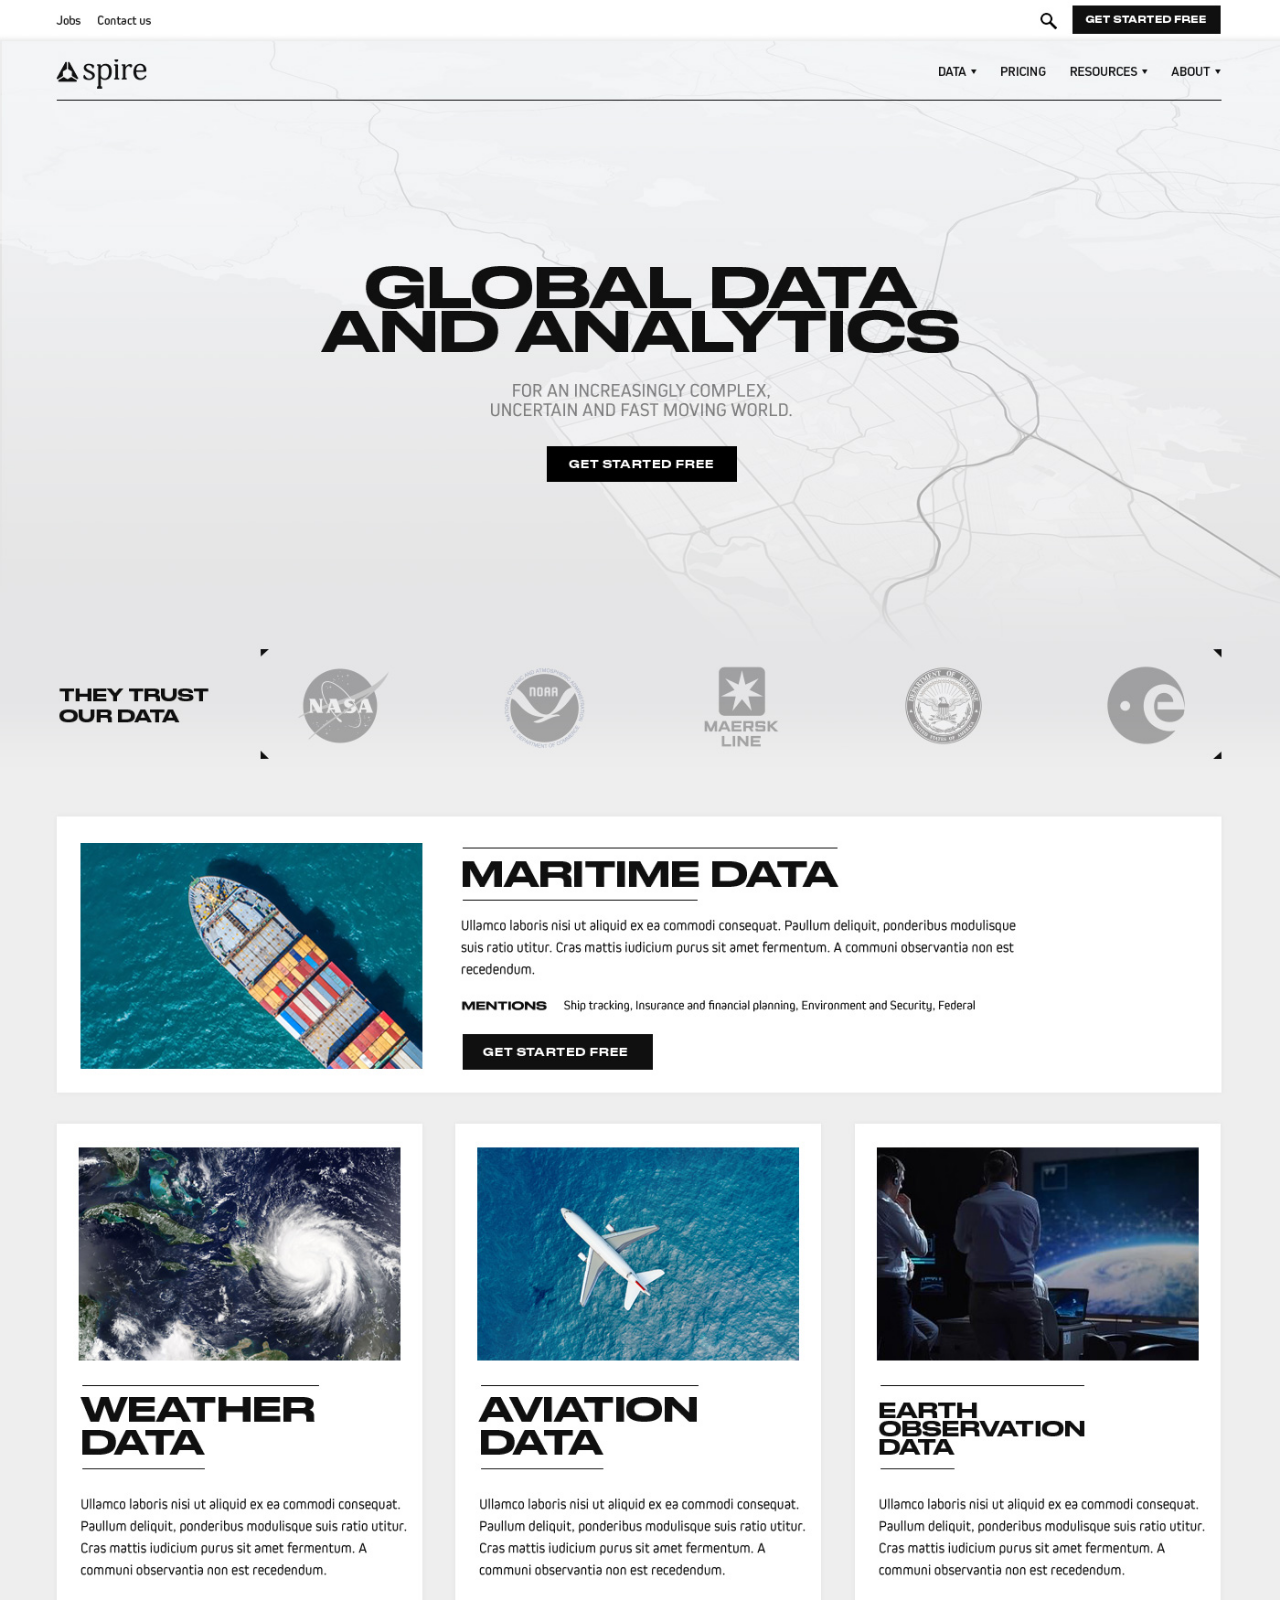
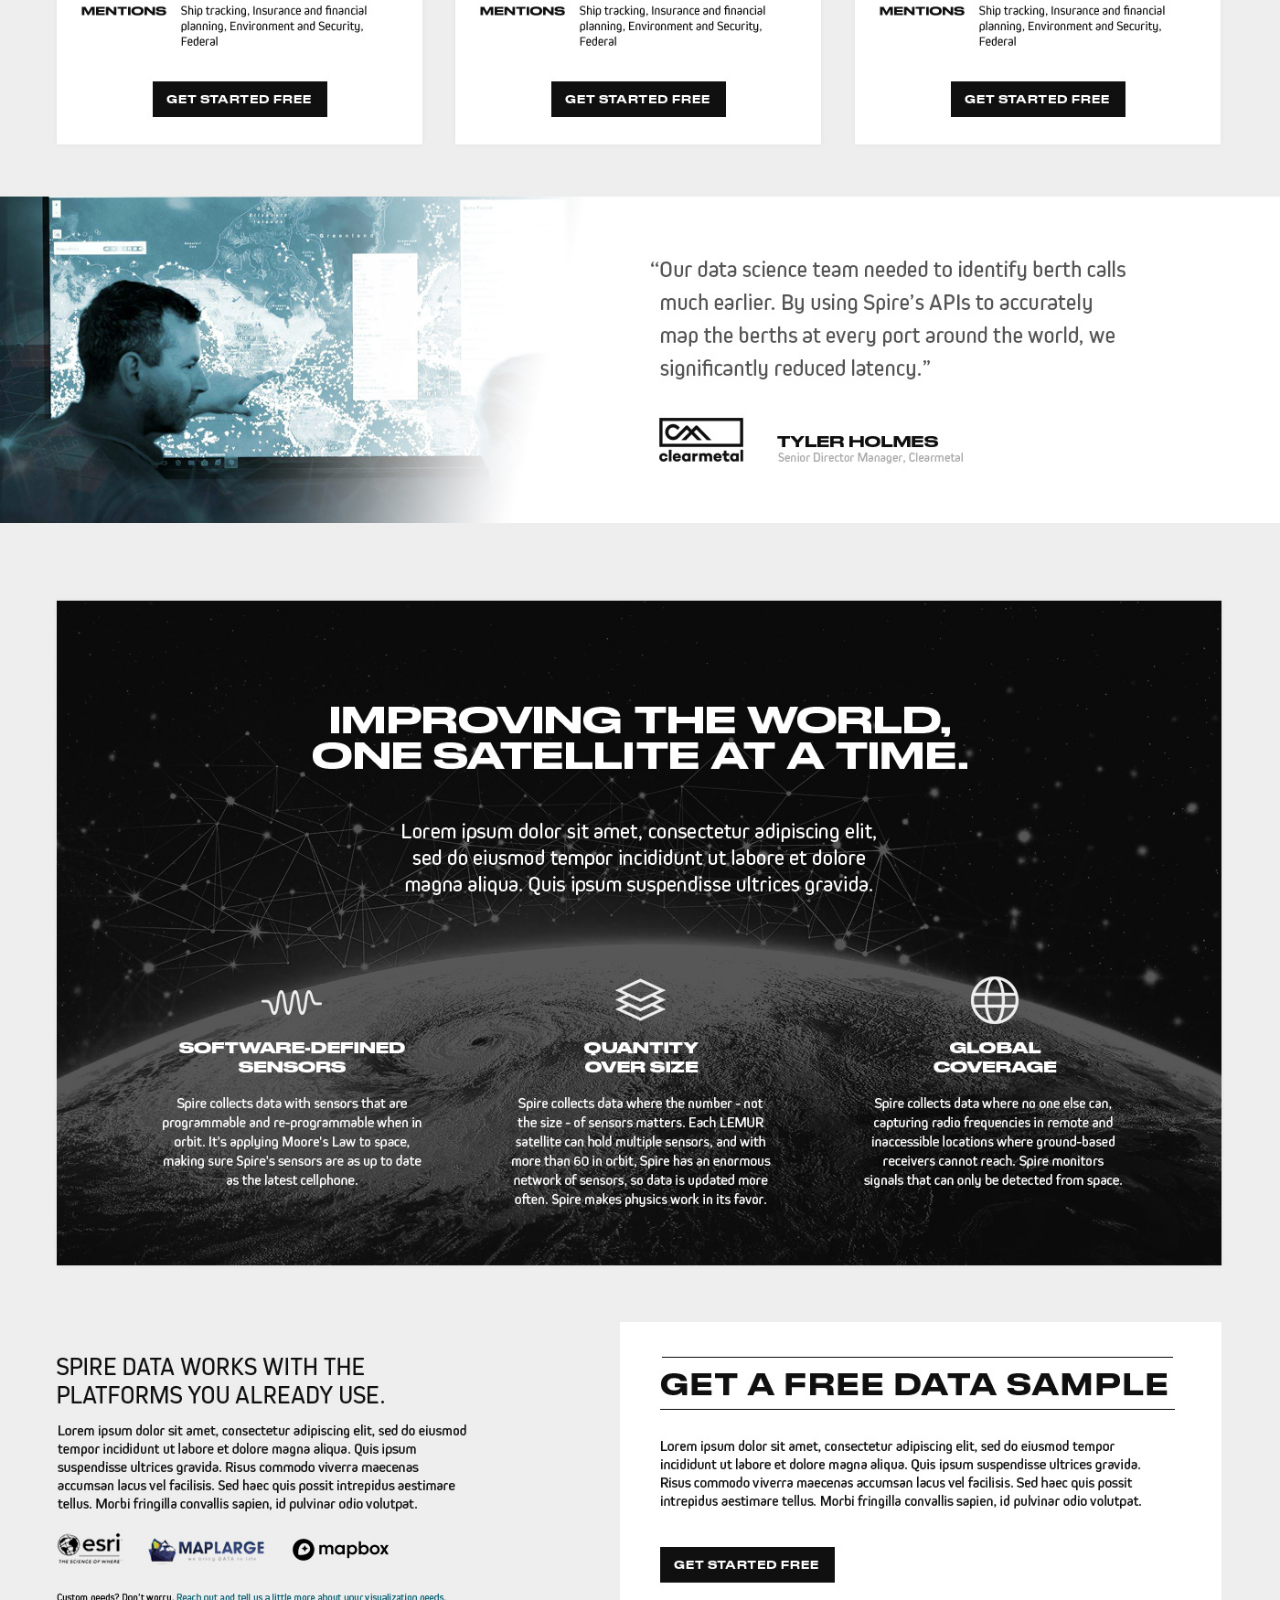
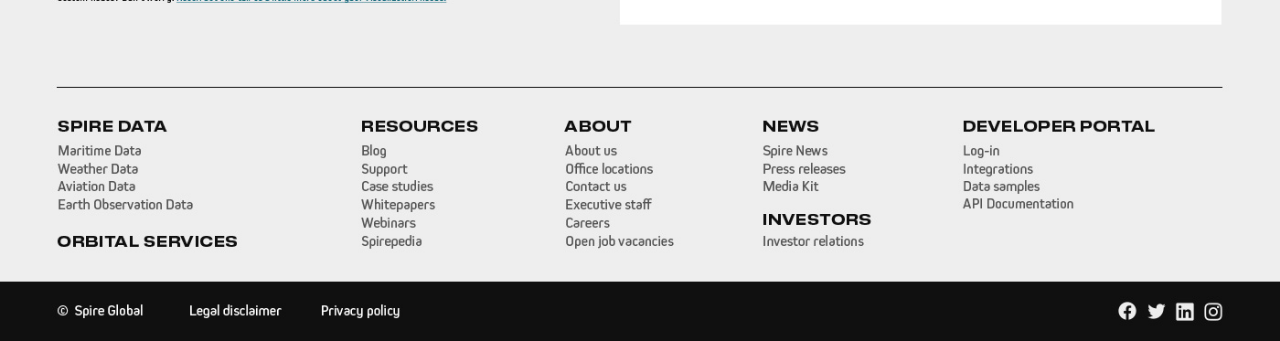
<file: spiredemo/v1_home.html>
<!DOCTYPE html>
<html>
  <head>
    <meta charset="UTF-8"/>
    <title></title>
    <link rel="stylesheet" type="text/css" href="css/demo.css">
  </head>
  <body>
    <img src="img/v1_home.jpg" alt=""/>
  </body>
</html>
</file>
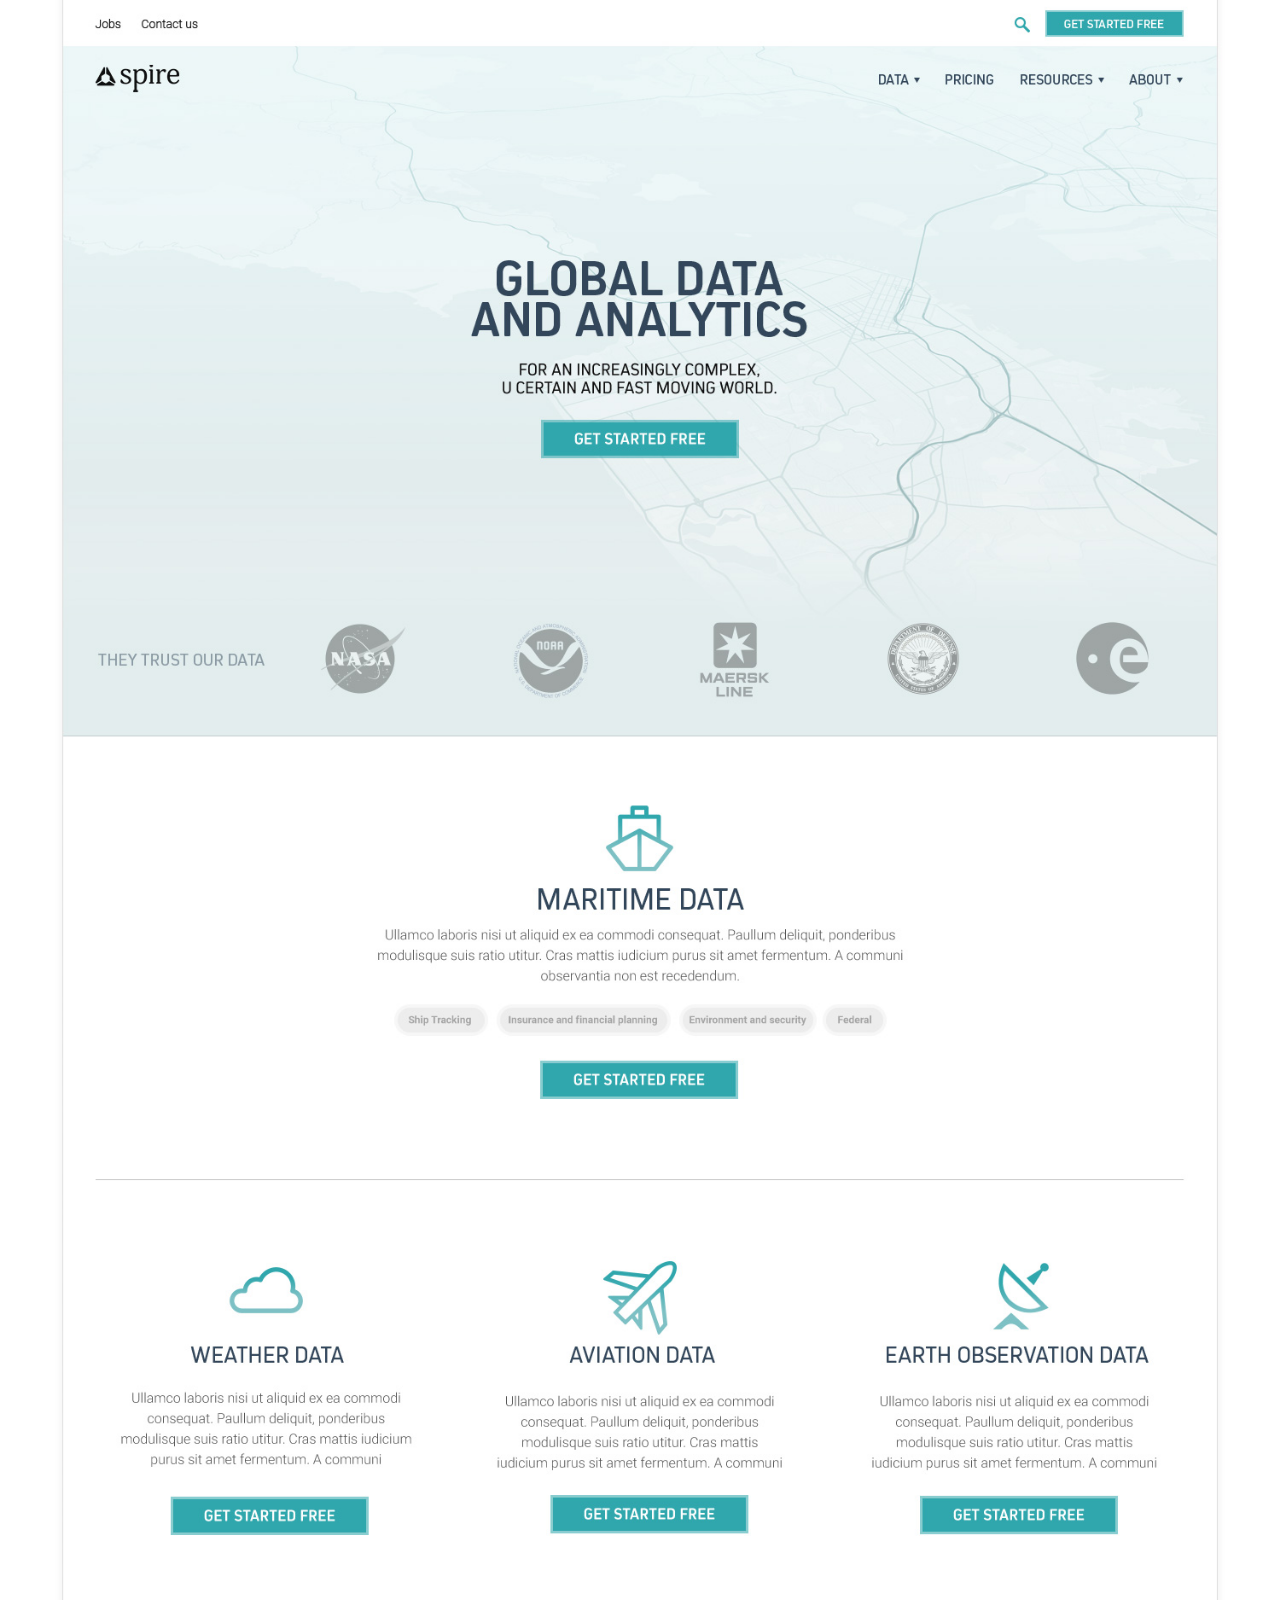
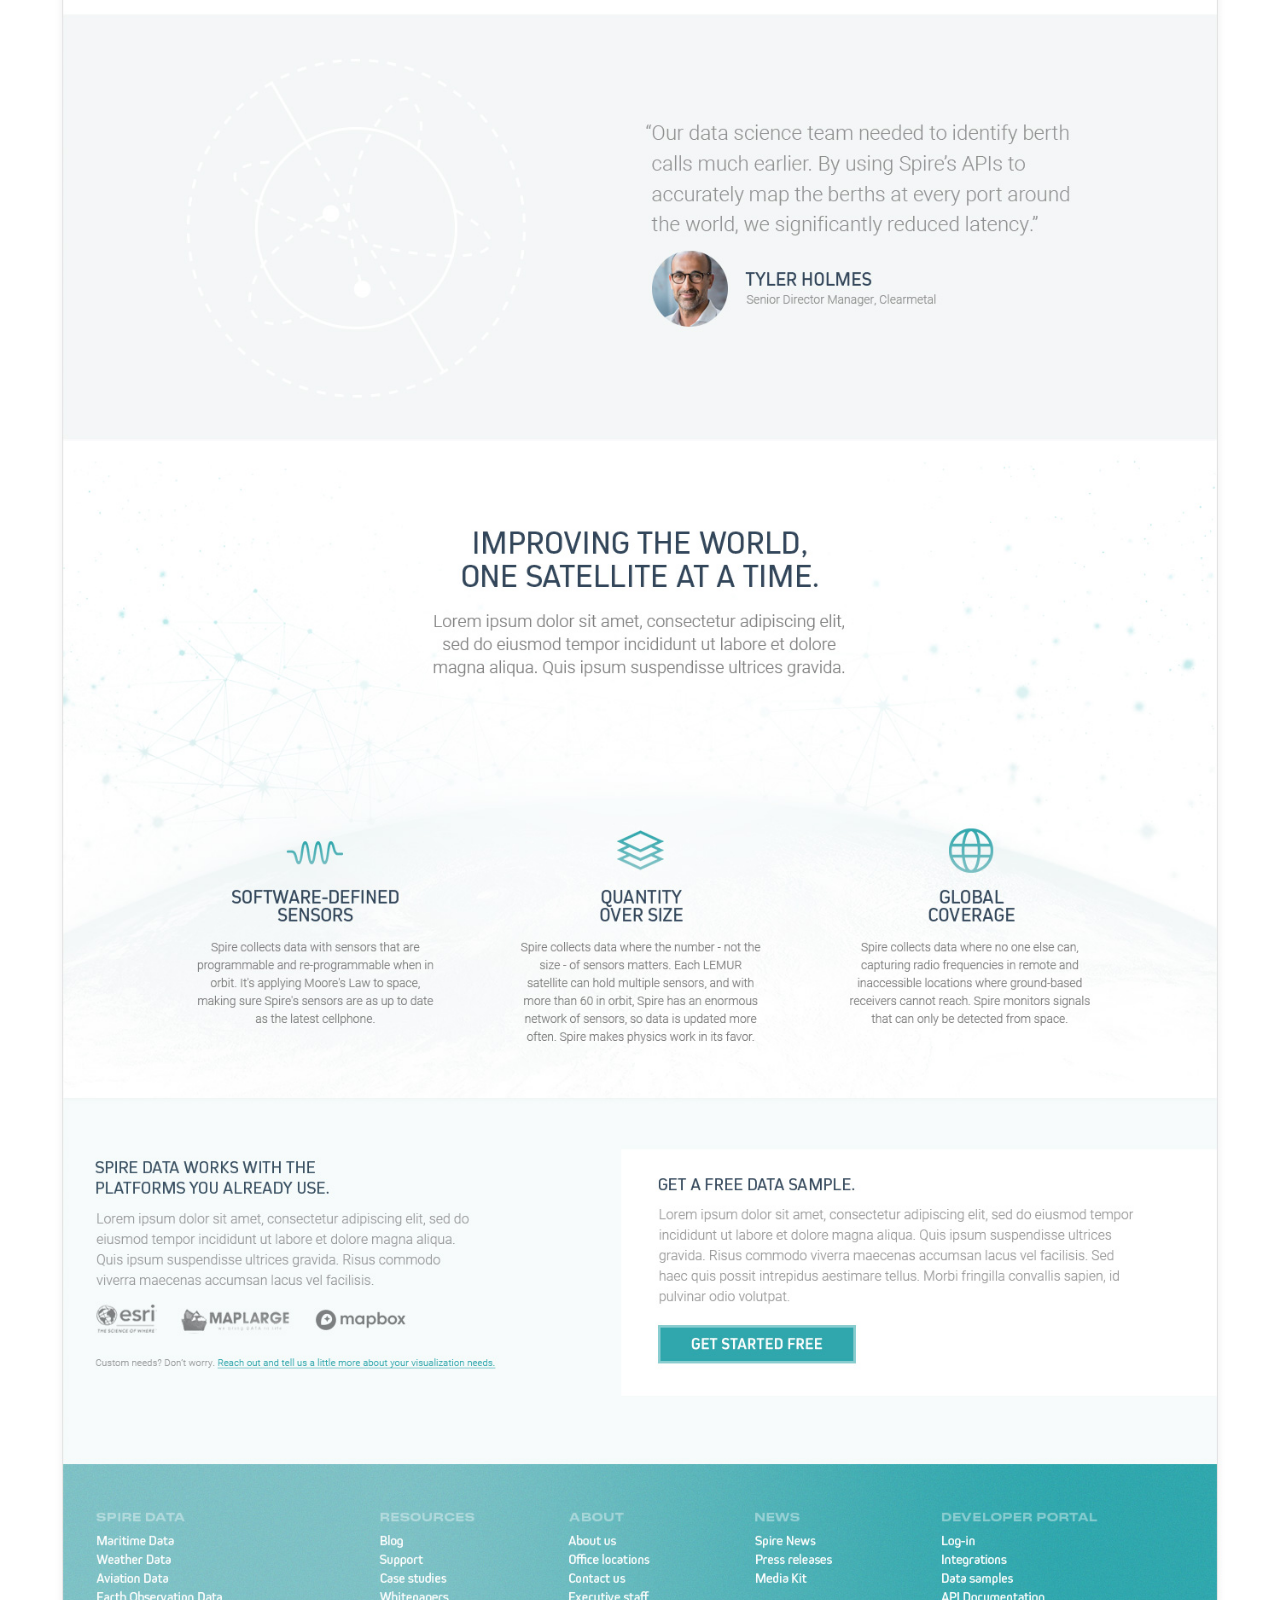
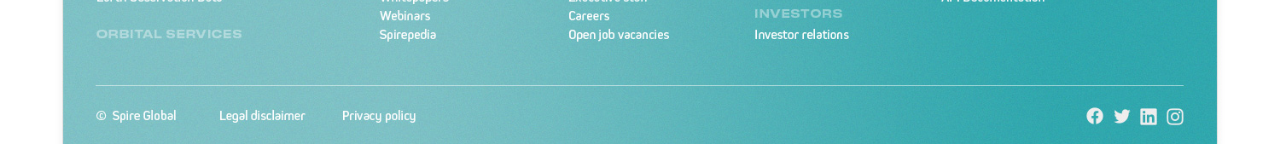
<file: spiredemo/v2_home.html>
<!DOCTYPE html>
<html>
  <head>
    <meta charset="UTF-8"/>
    <title></title>
    <link rel="stylesheet" type="text/css" href="css/demo.css">
  </head>
  <body>
    <img src="img/v2_home.jpg" alt=""/>
  </body>
</html>
</file>
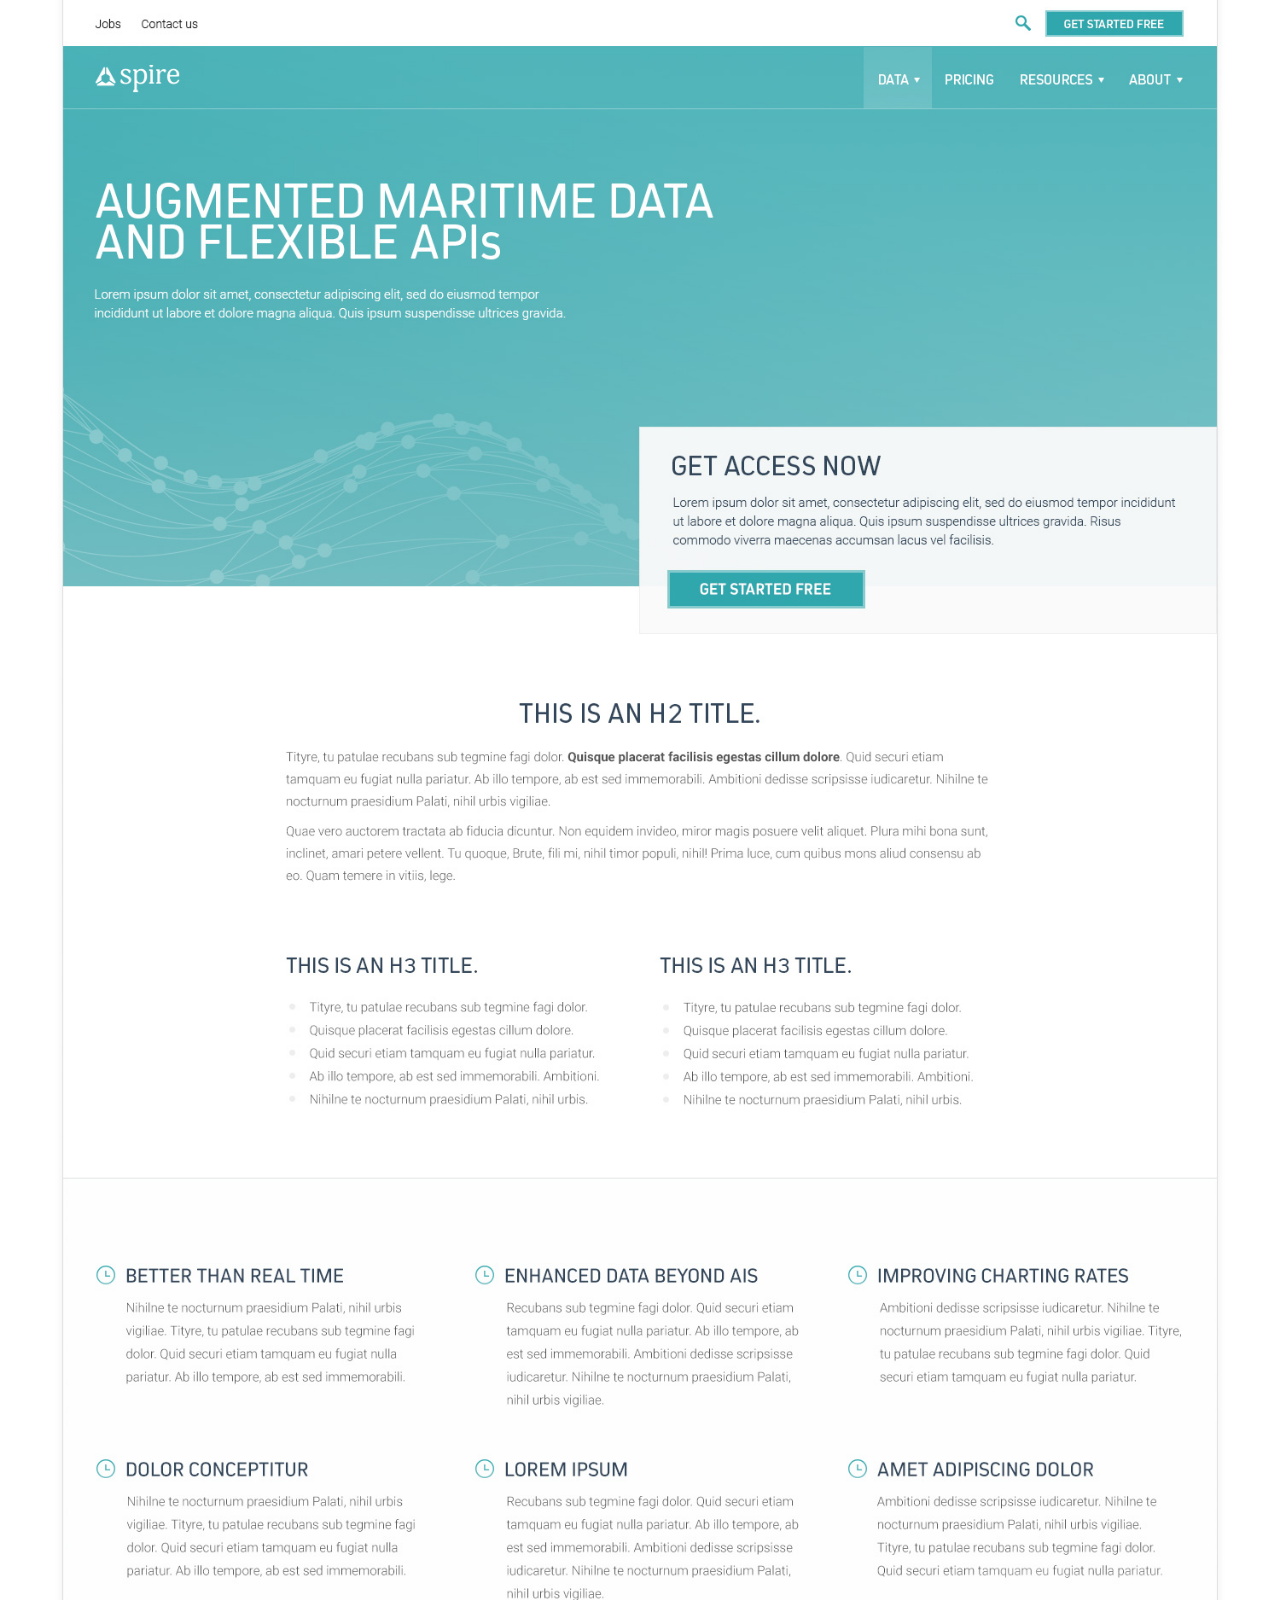
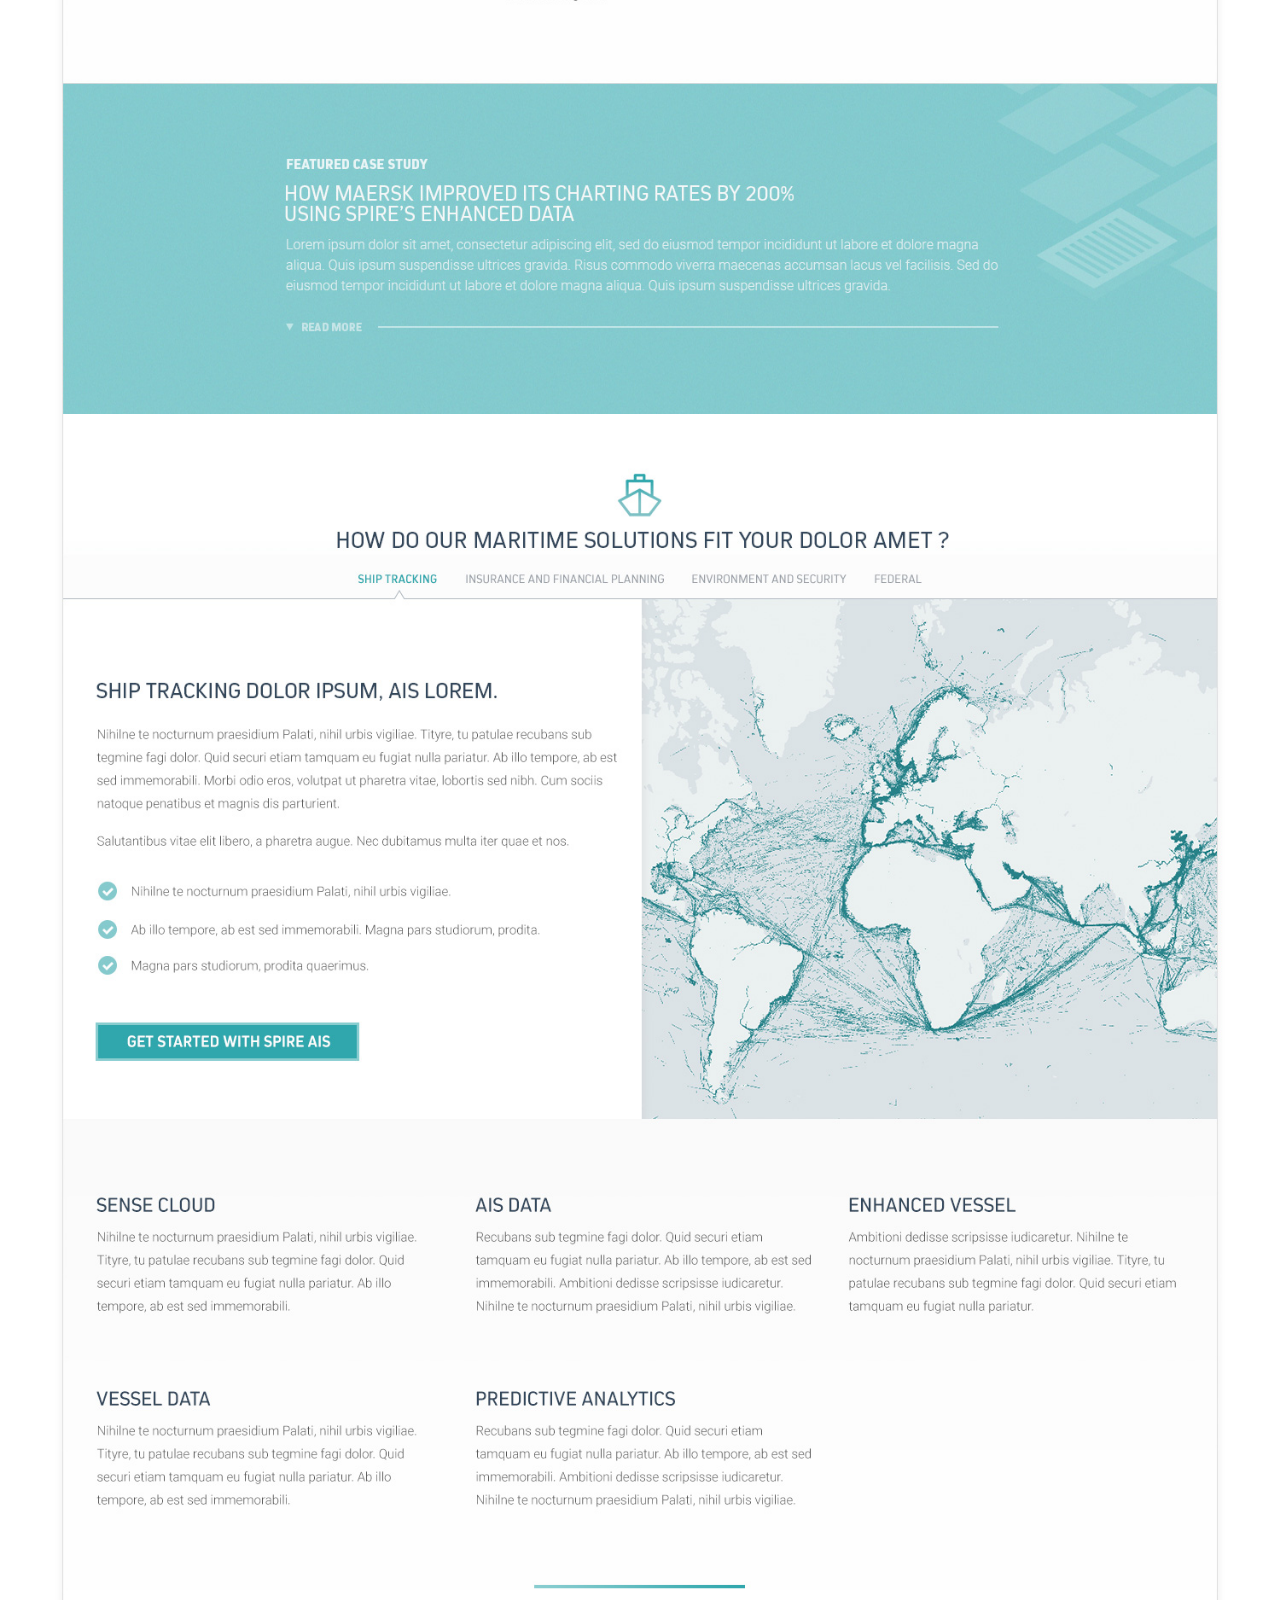
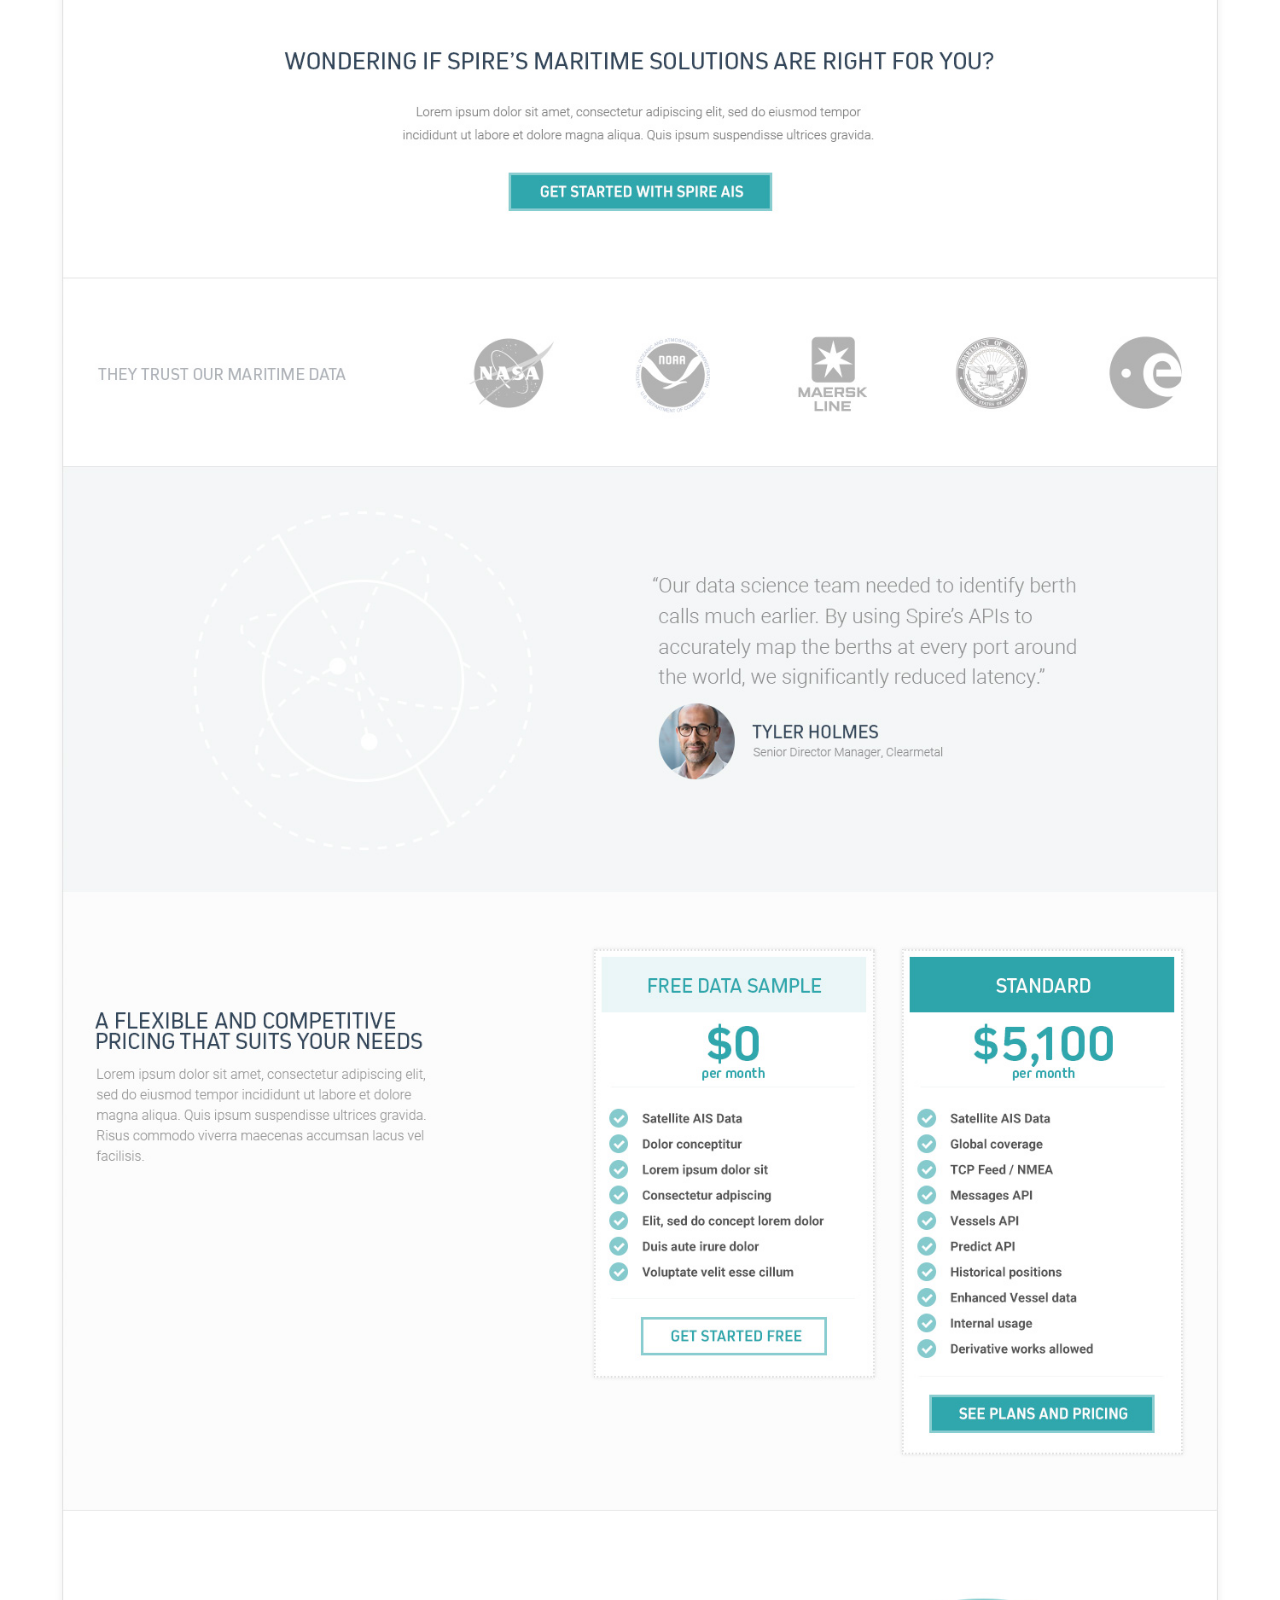
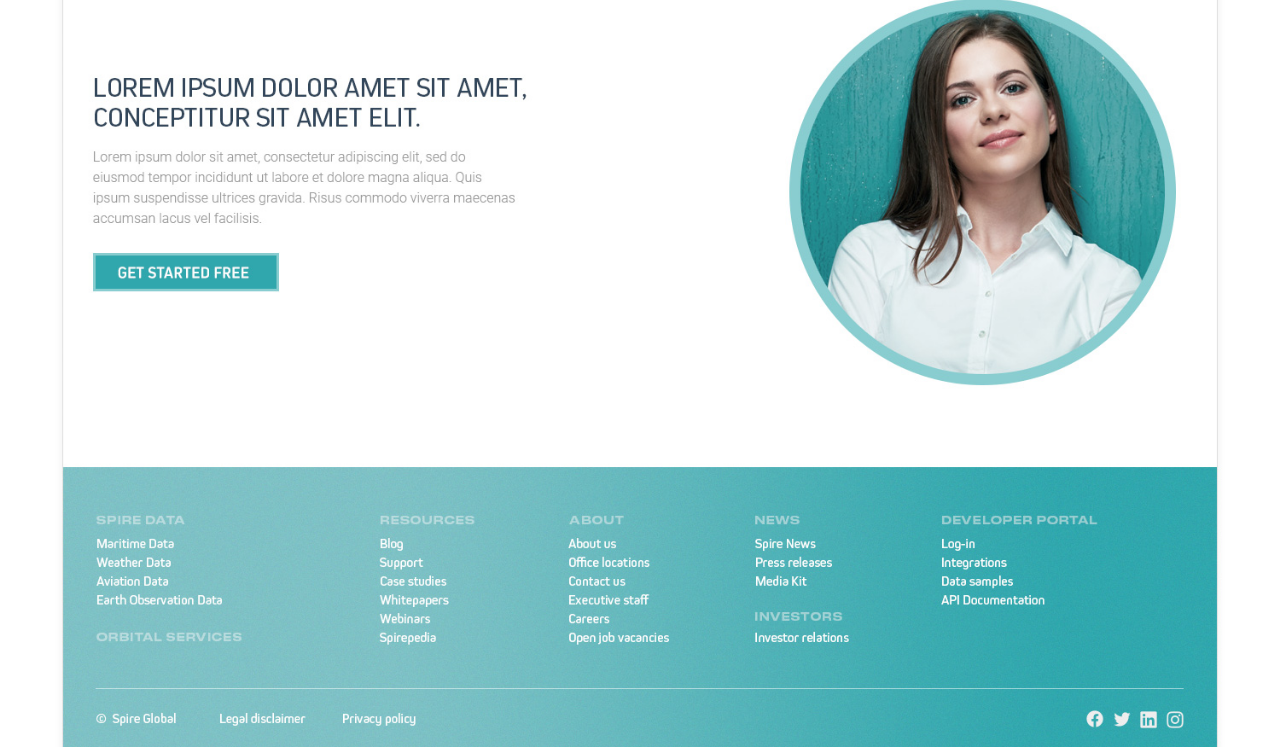
<file: spiredemo/v2_prod.html>
<!DOCTYPE html>
<html>
  <head>
    <meta charset="UTF-8"/>
    <title></title>
    <link rel="stylesheet" type="text/css" href="css/demo.css">
  </head>
  <body>
    <img src="img/v2_product_new.jpg" alt=""/>
  </body>
</html>
</file>
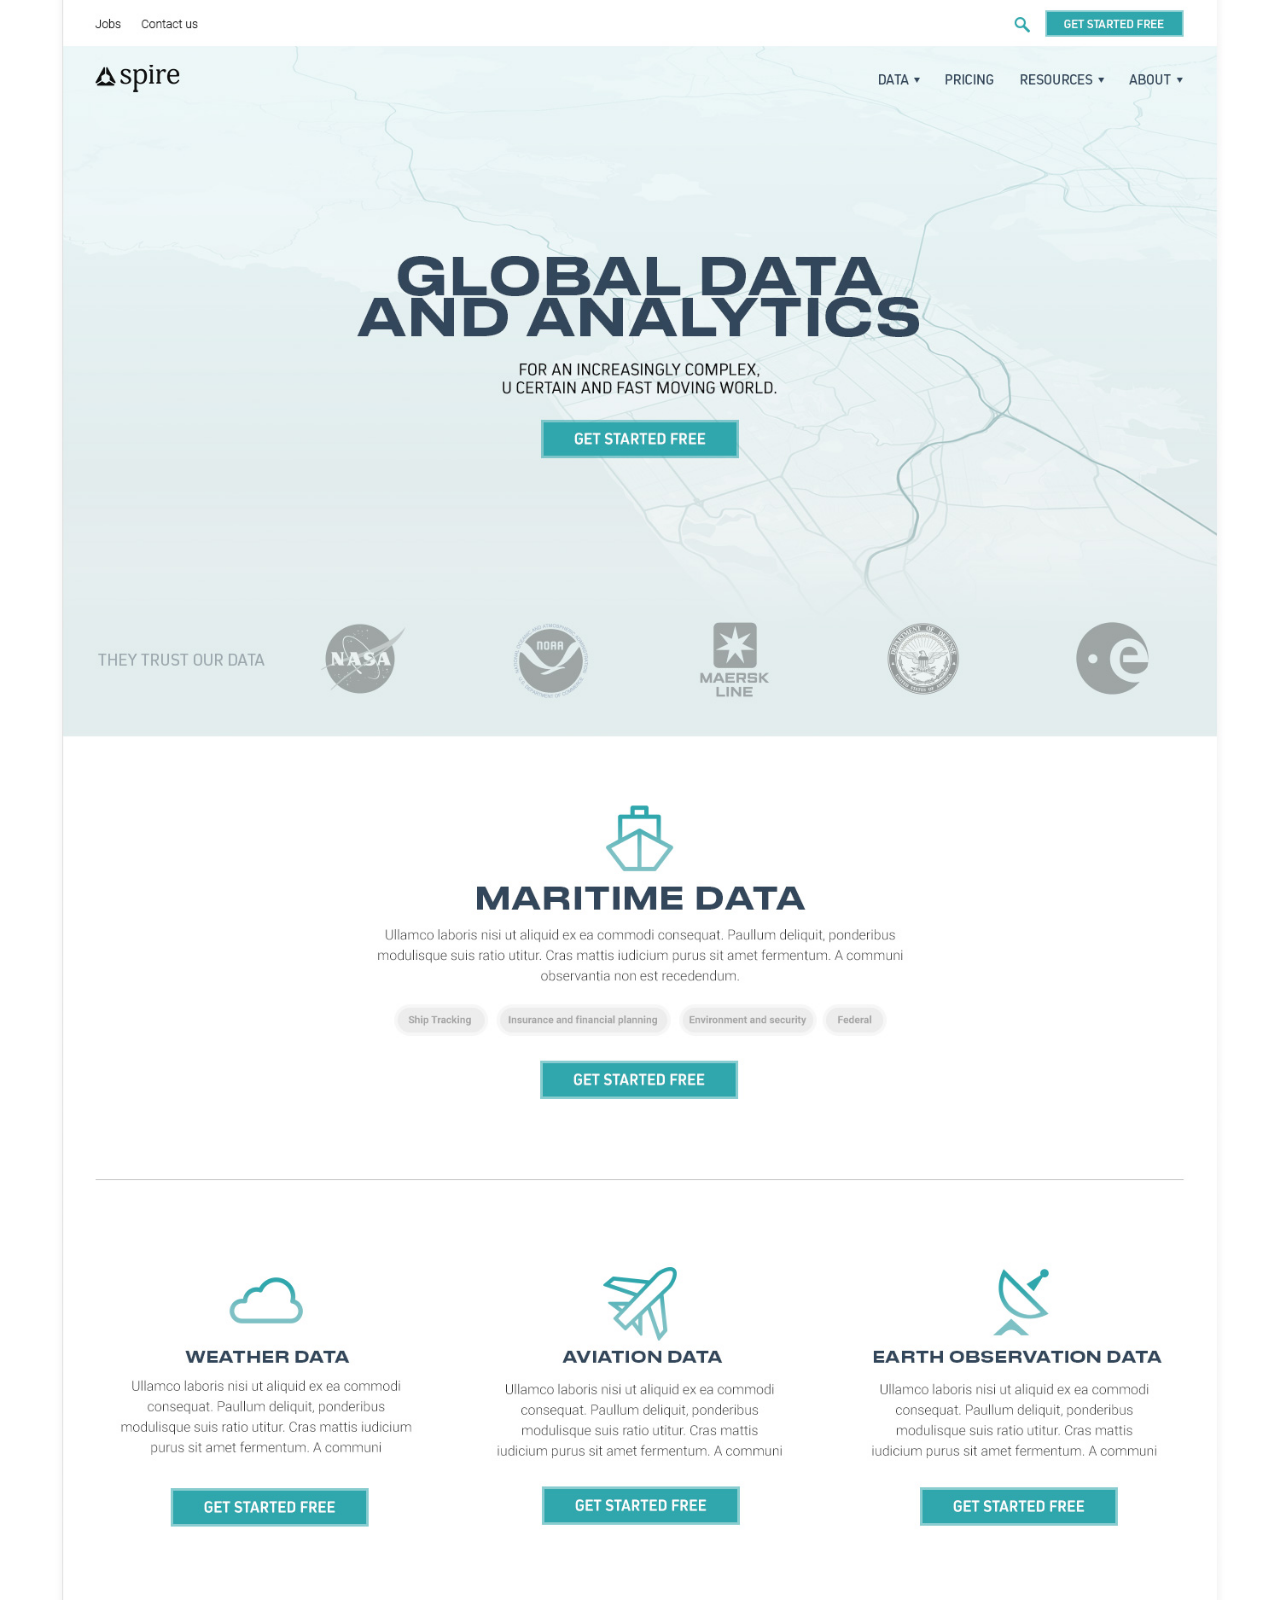
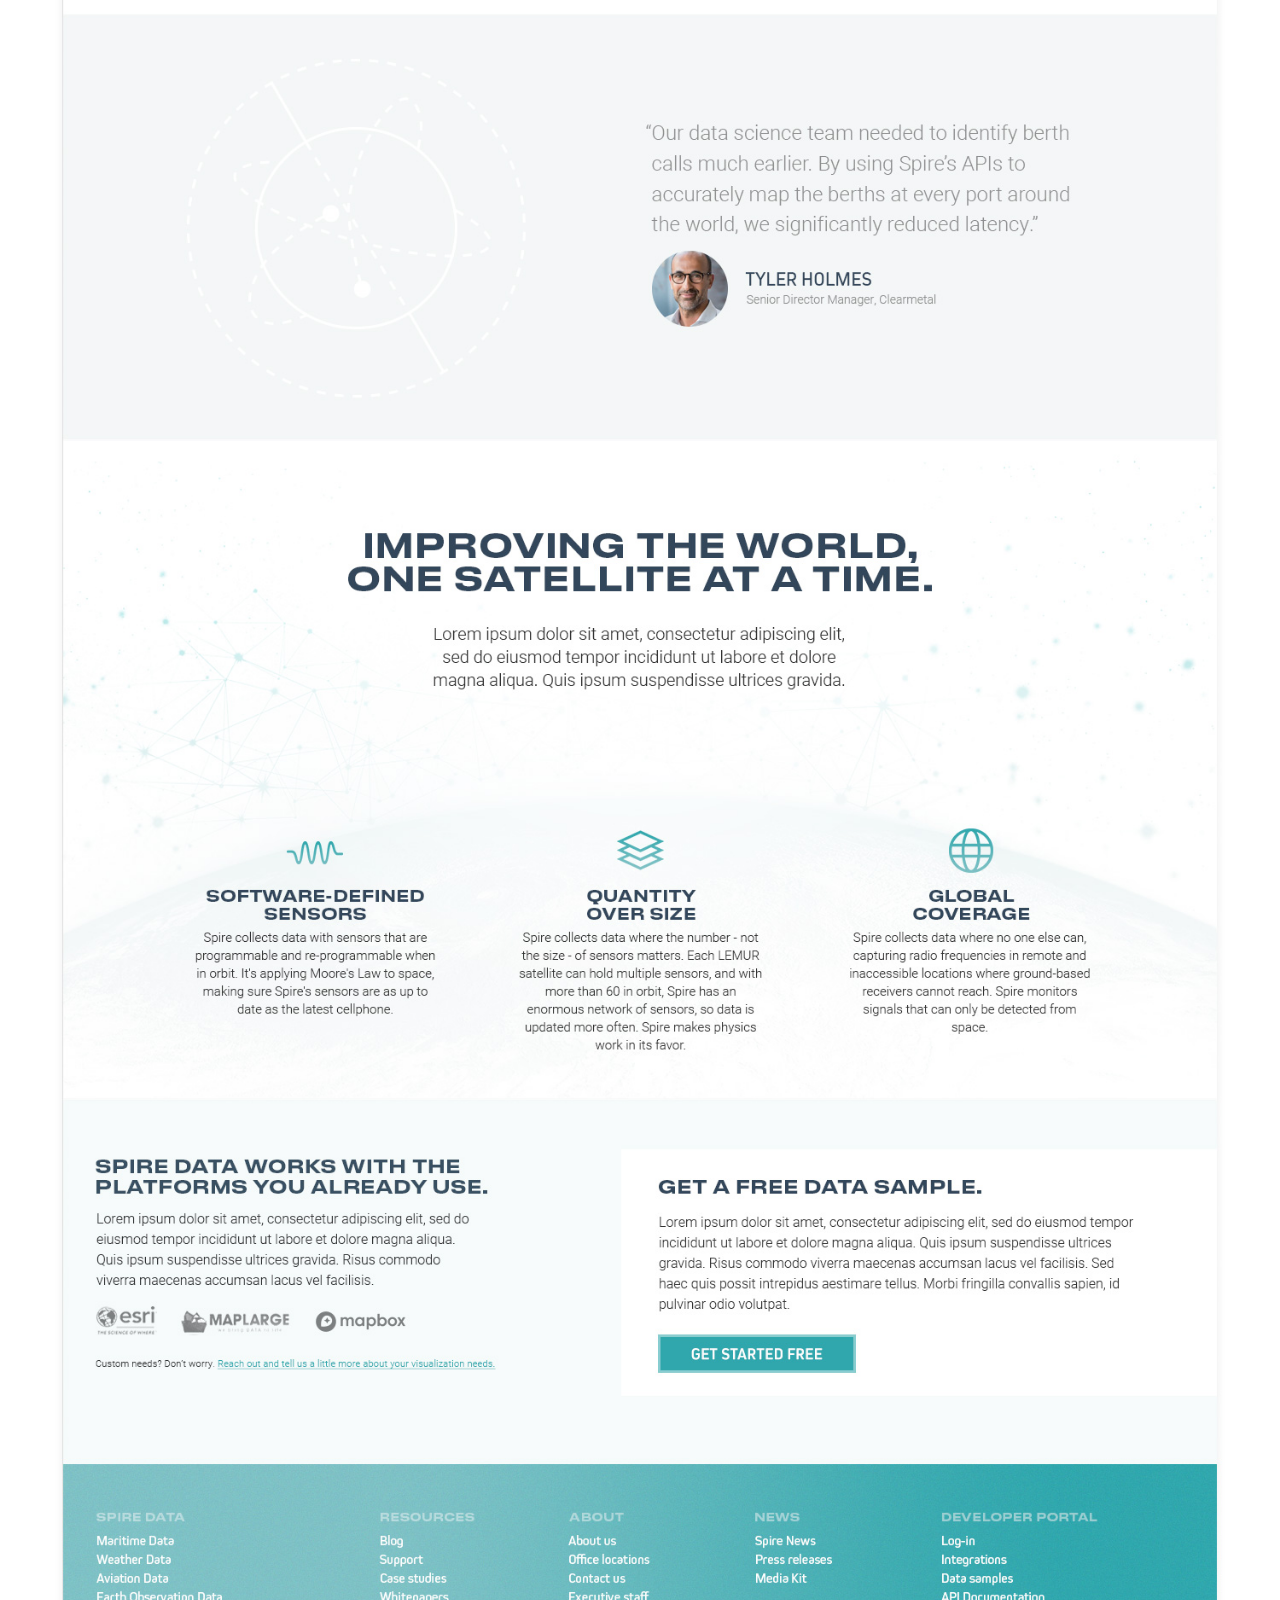
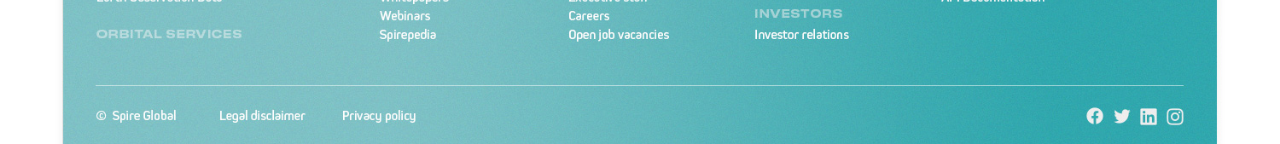
<file: spiredemo/v2a_homepage.html>
<!DOCTYPE html>
<html>
  <head>
    <meta charset="UTF-8"/>
    <title></title>
    <link rel="stylesheet" type="text/css" href="css/demo.css">
  </head>
  <body>
    <img src="img/v2a_home.jpg" alt=""/>
  </body>
</html>
</file>
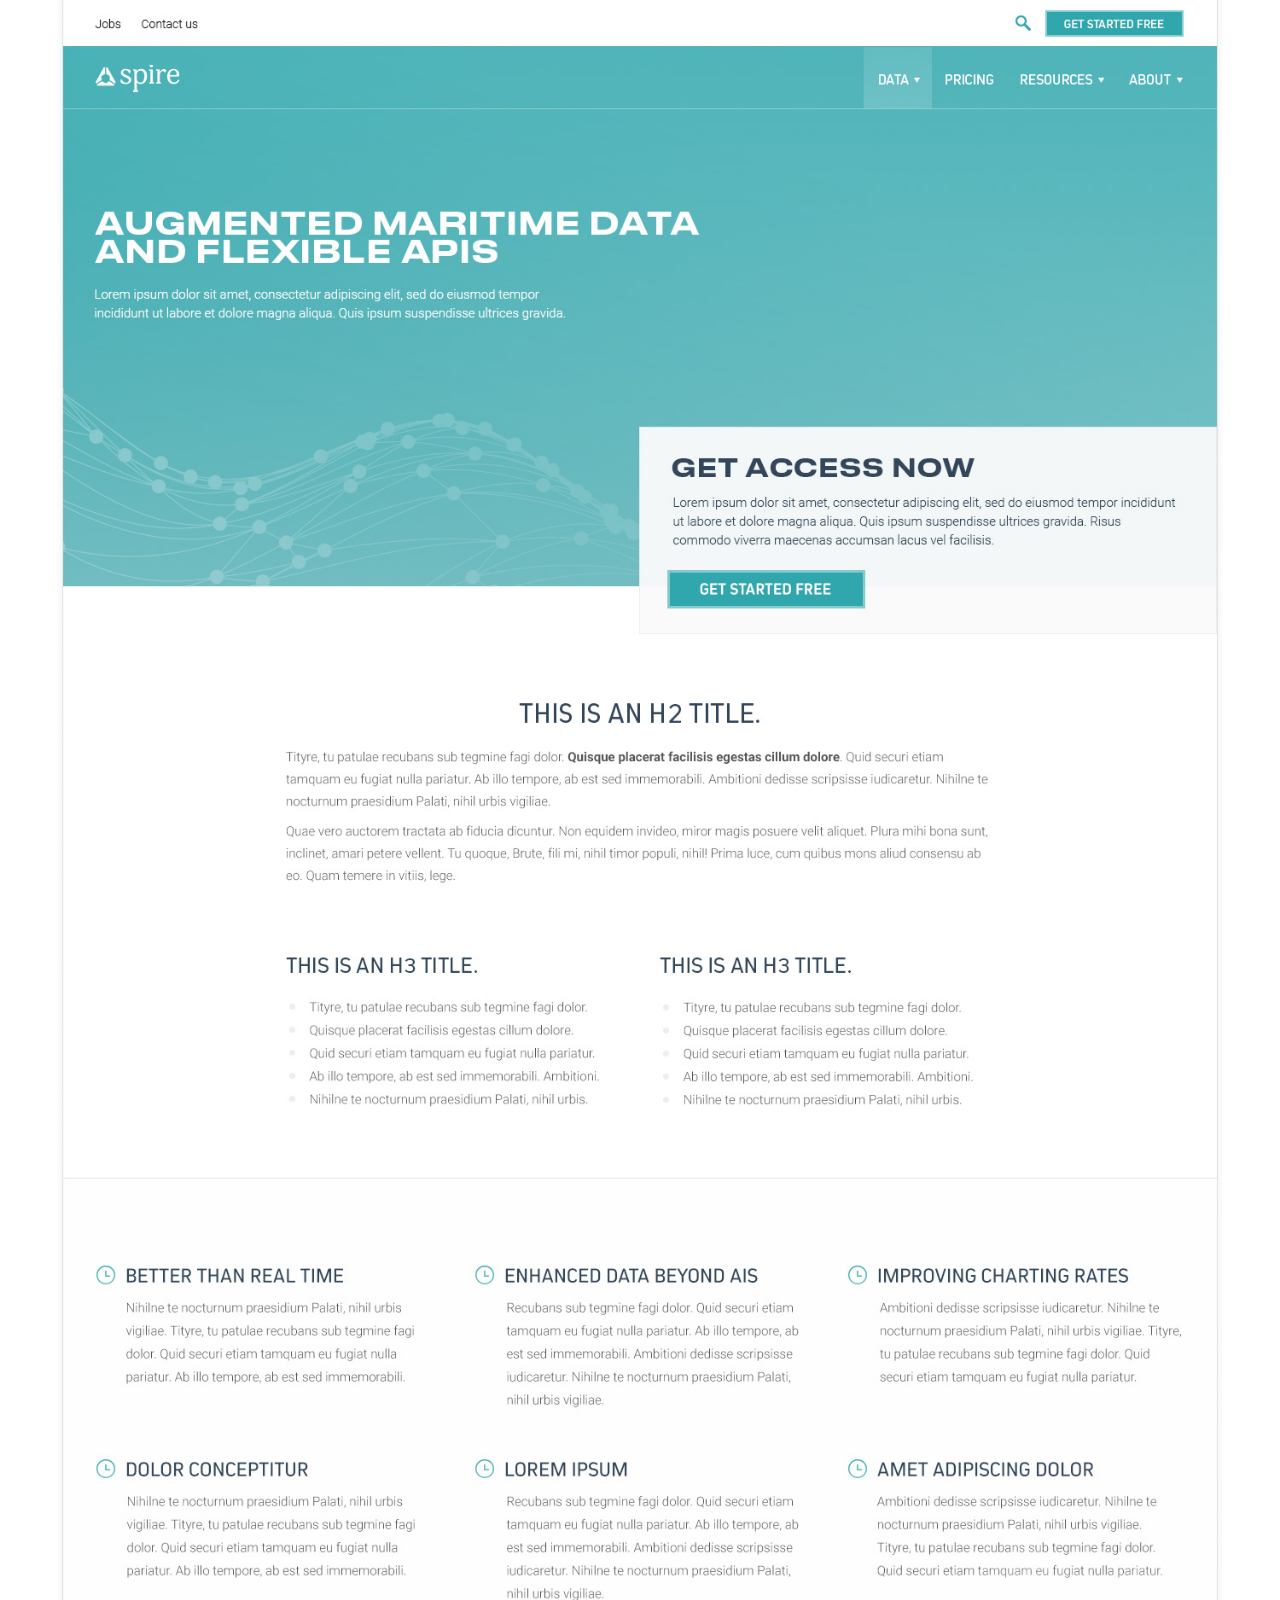
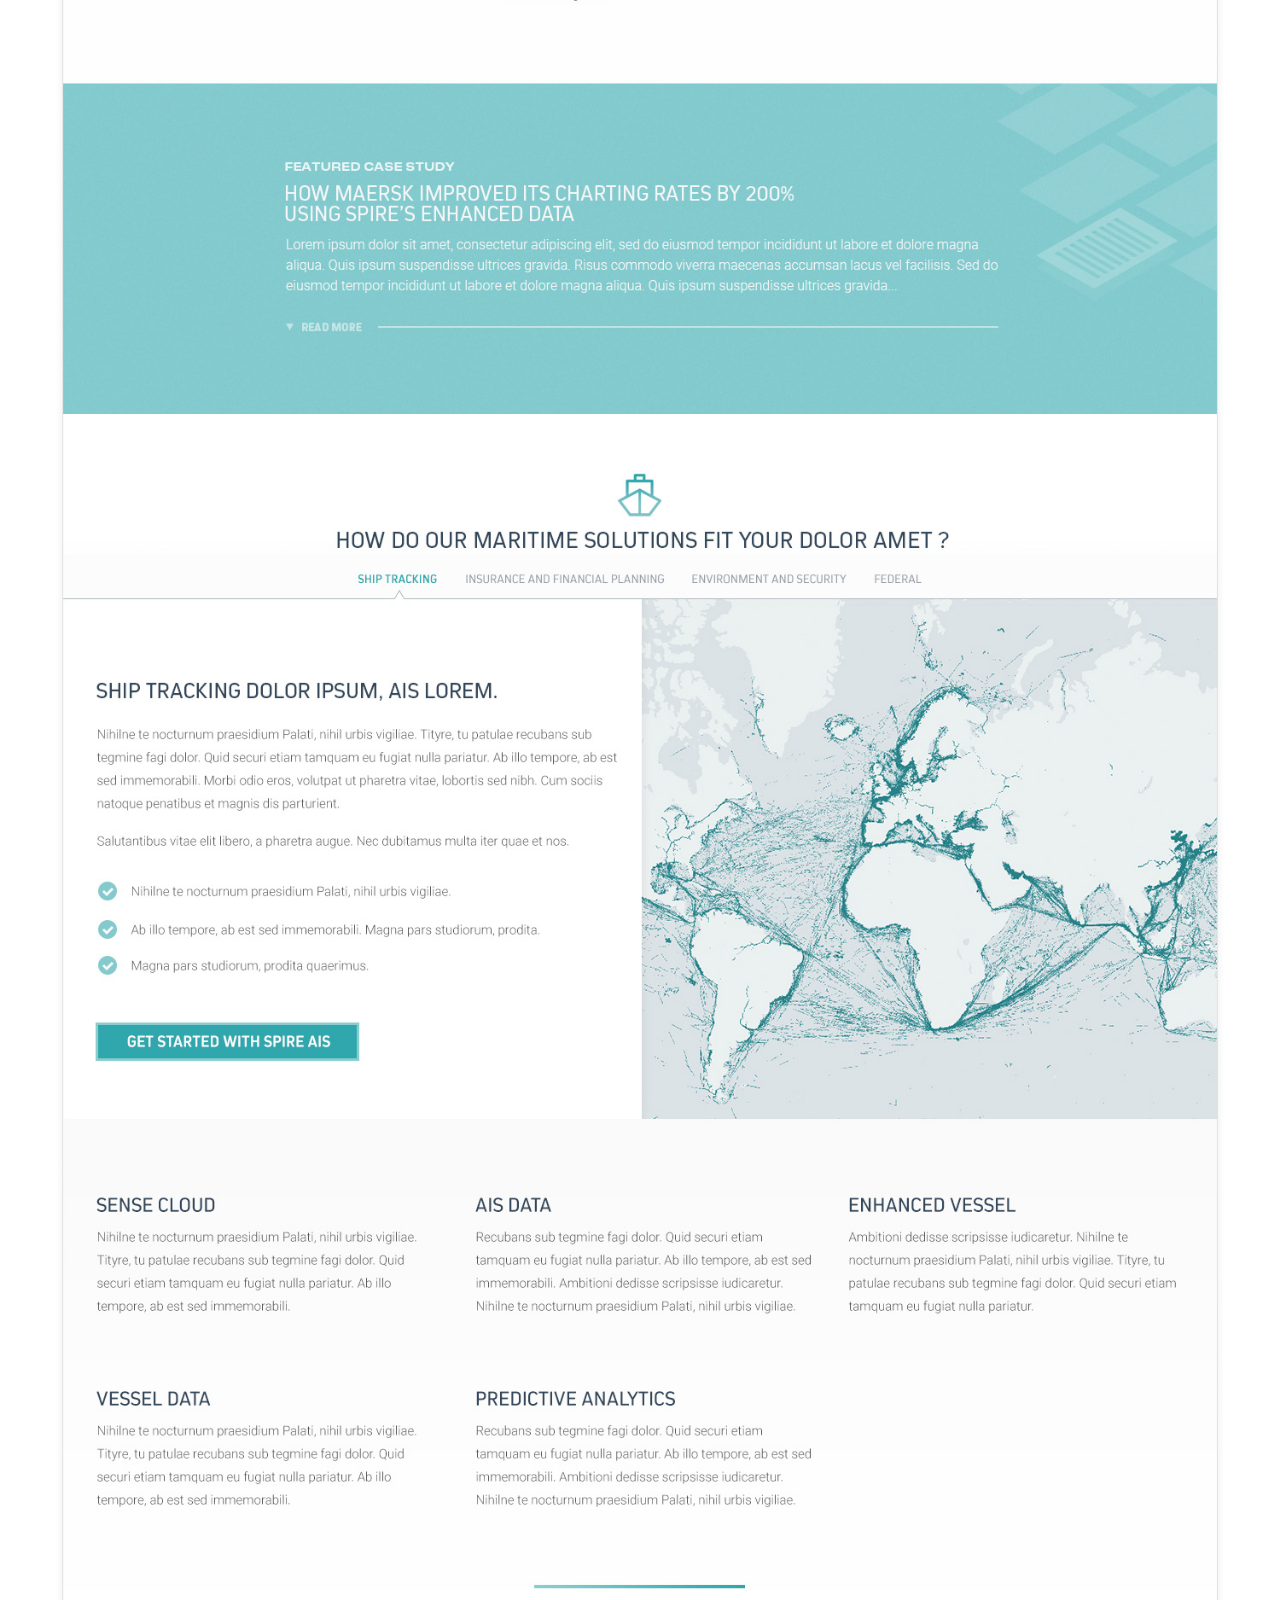
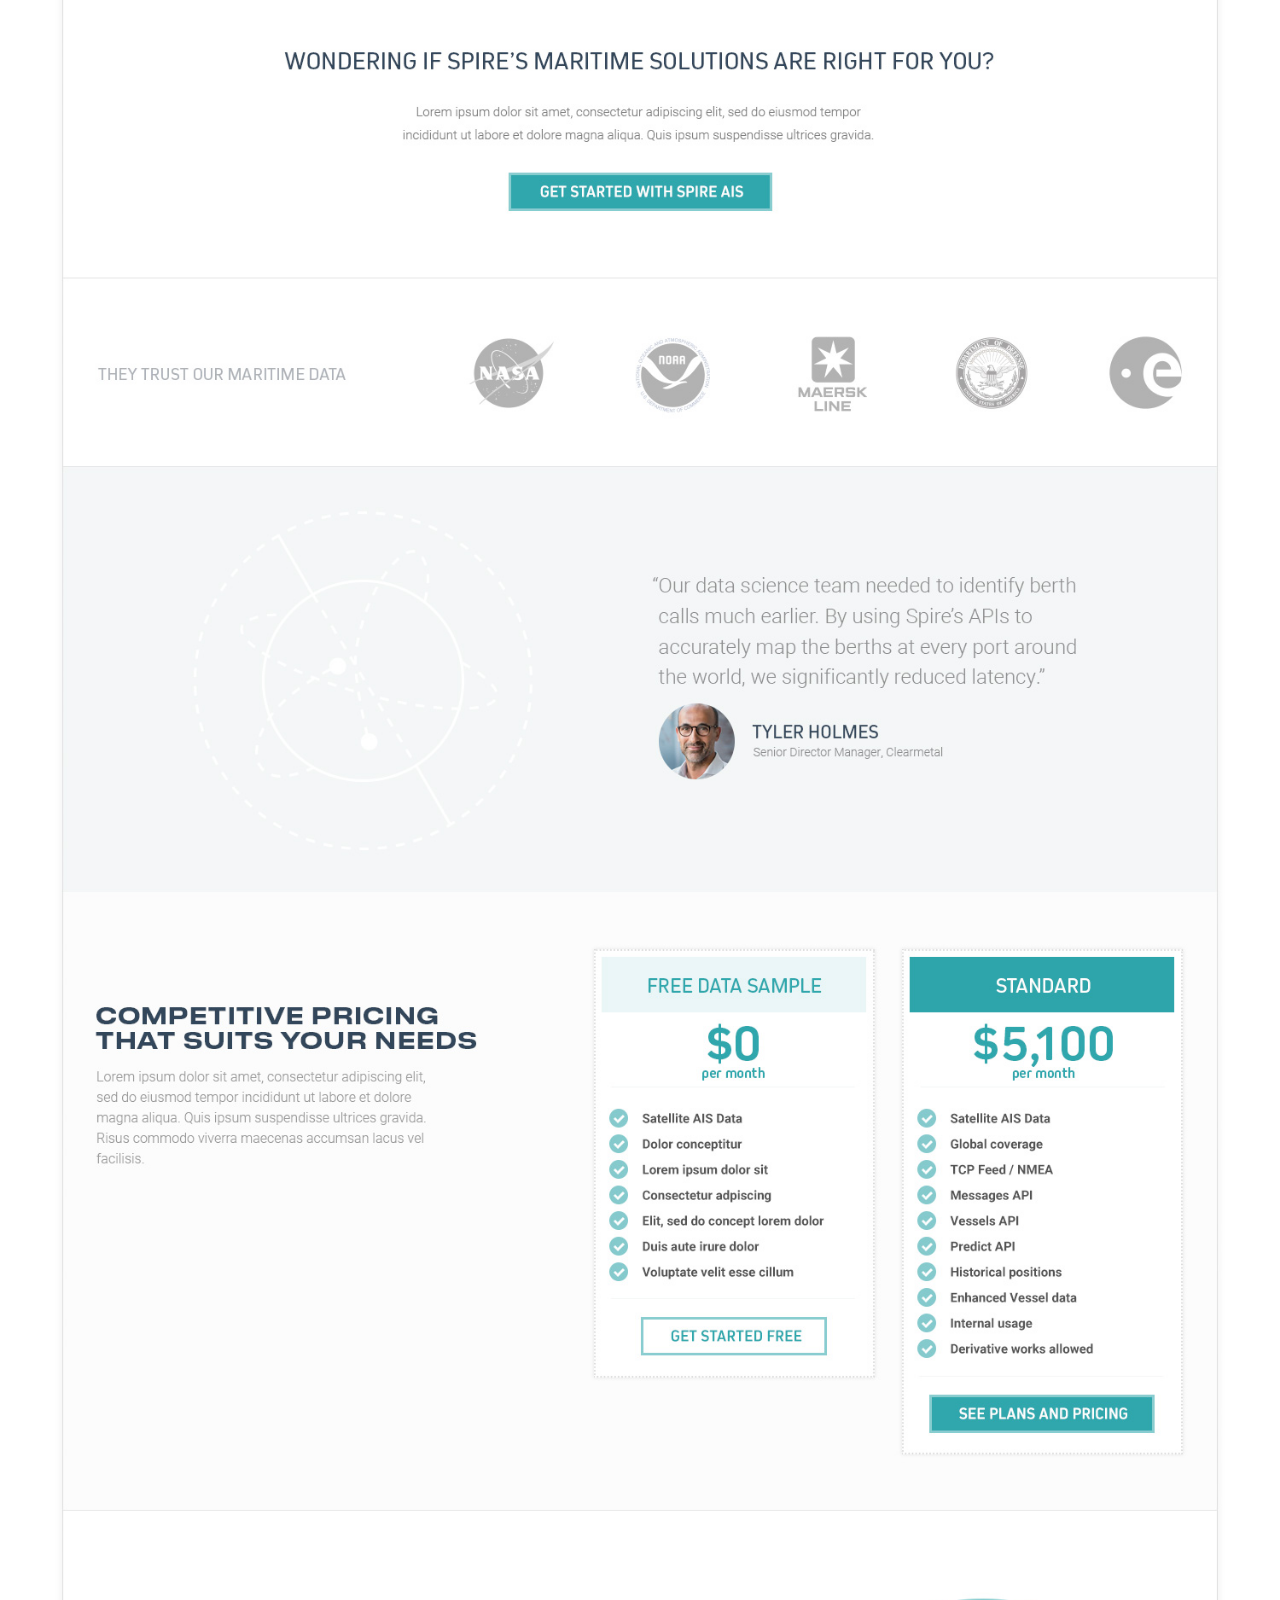
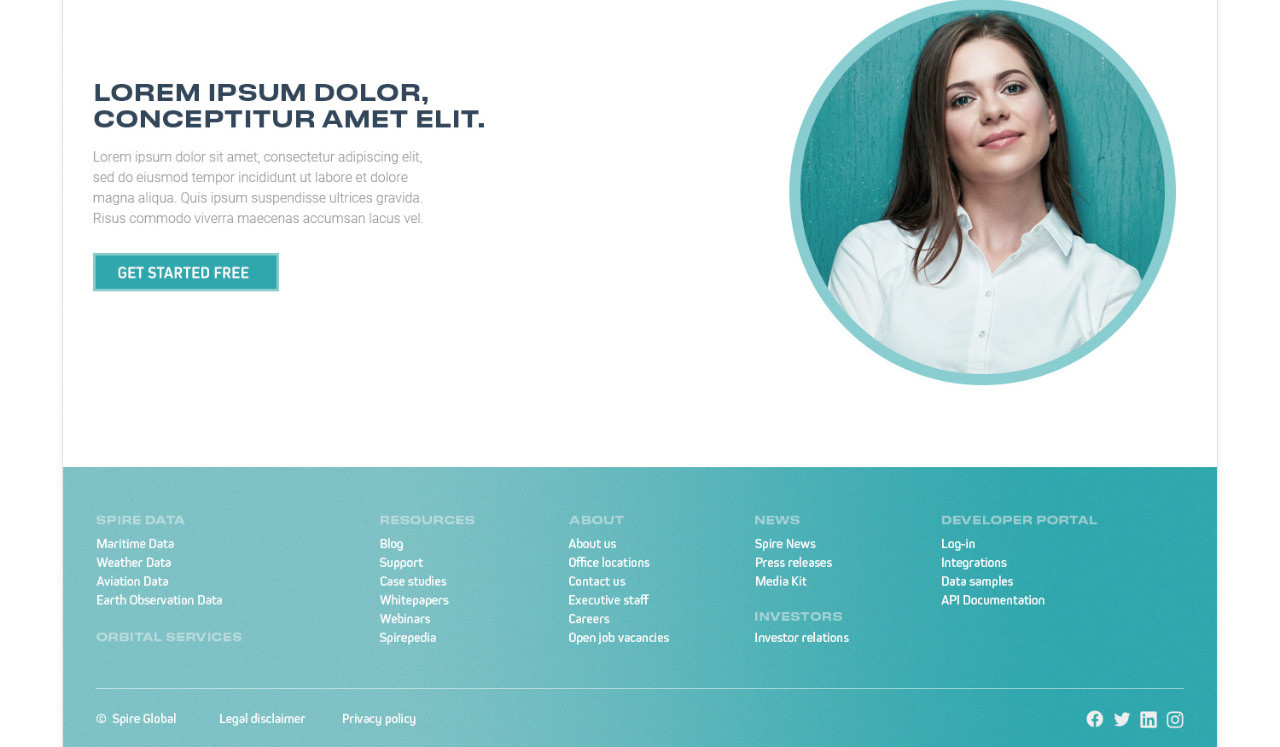
<file: spiredemo/v2a_prod.html>
<!DOCTYPE html>
<html>
  <head>
    <meta charset="UTF-8"/>
    <title></title>
    <link rel="stylesheet" type="text/css" href="css/demo.css">
  </head>
  <body>
    <img src="img/v2a_product_new.jpg" alt=""/>
  </body>
</html>
</file>
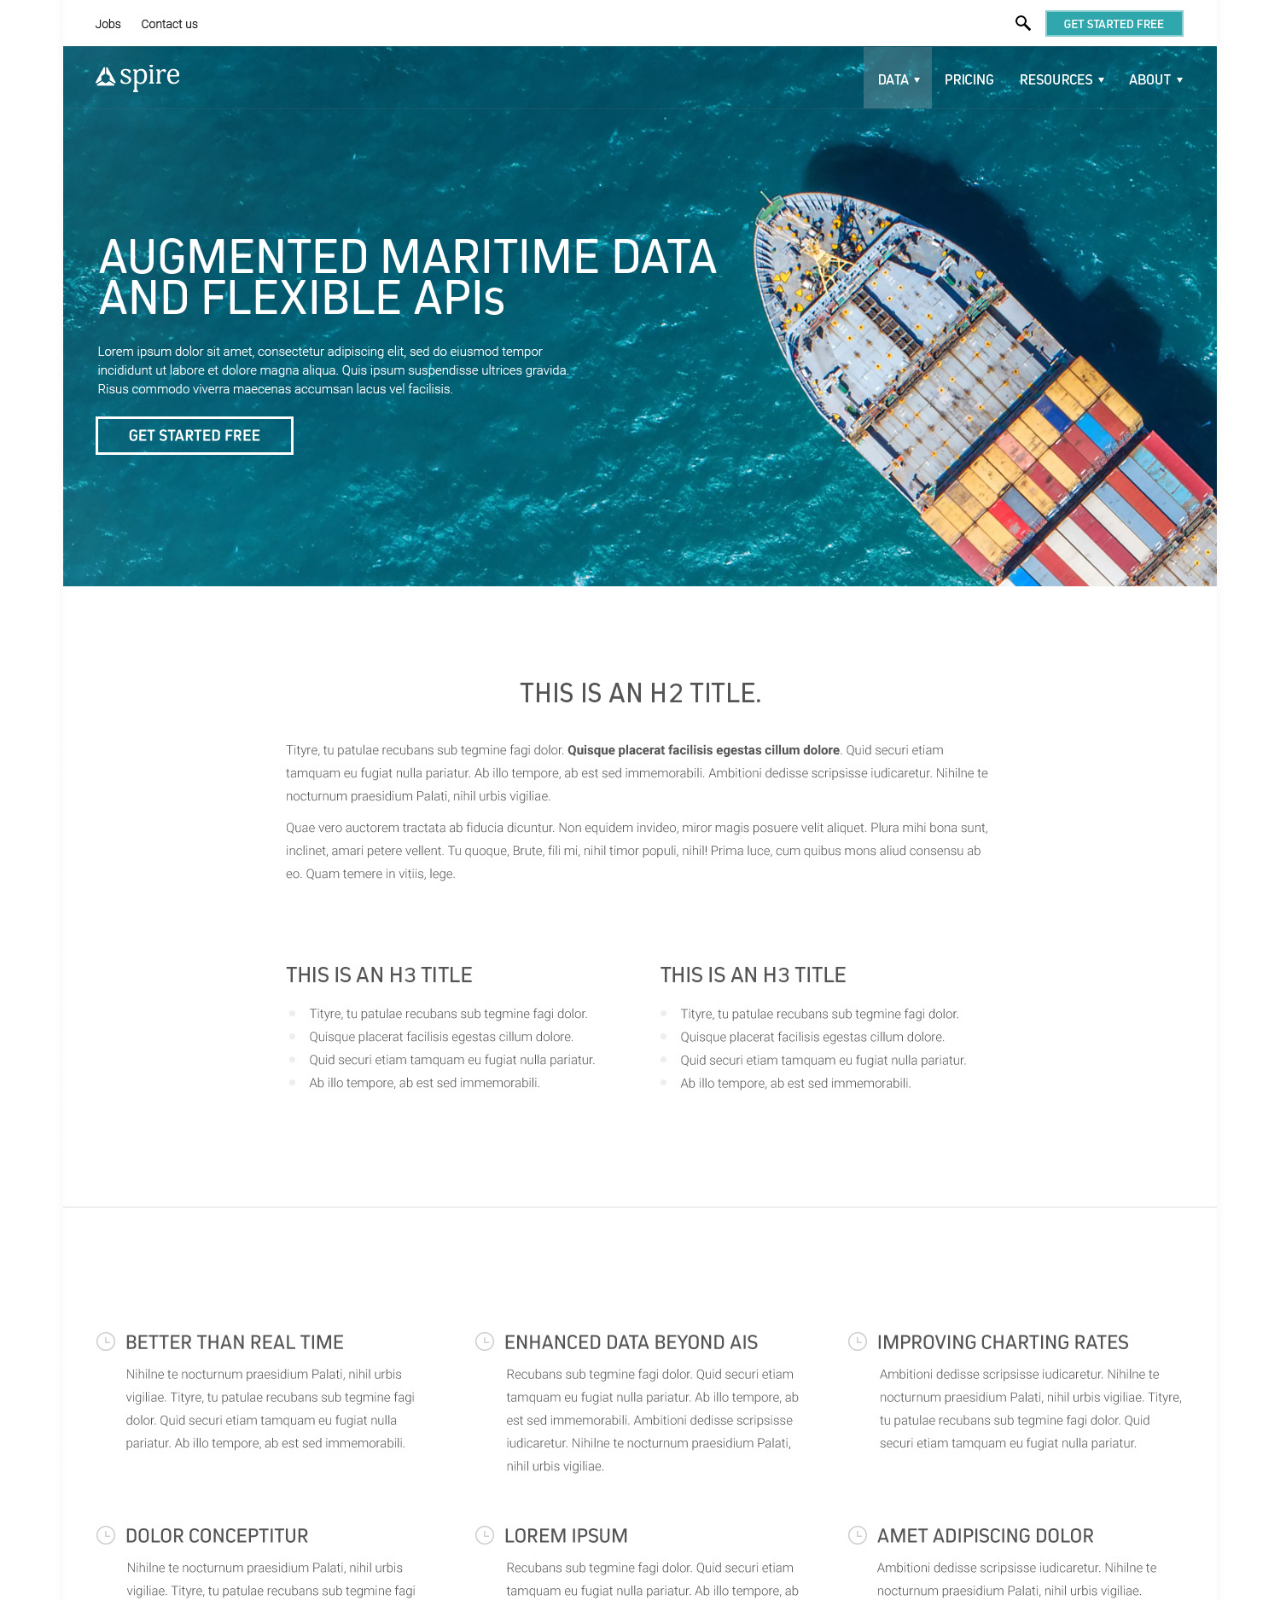
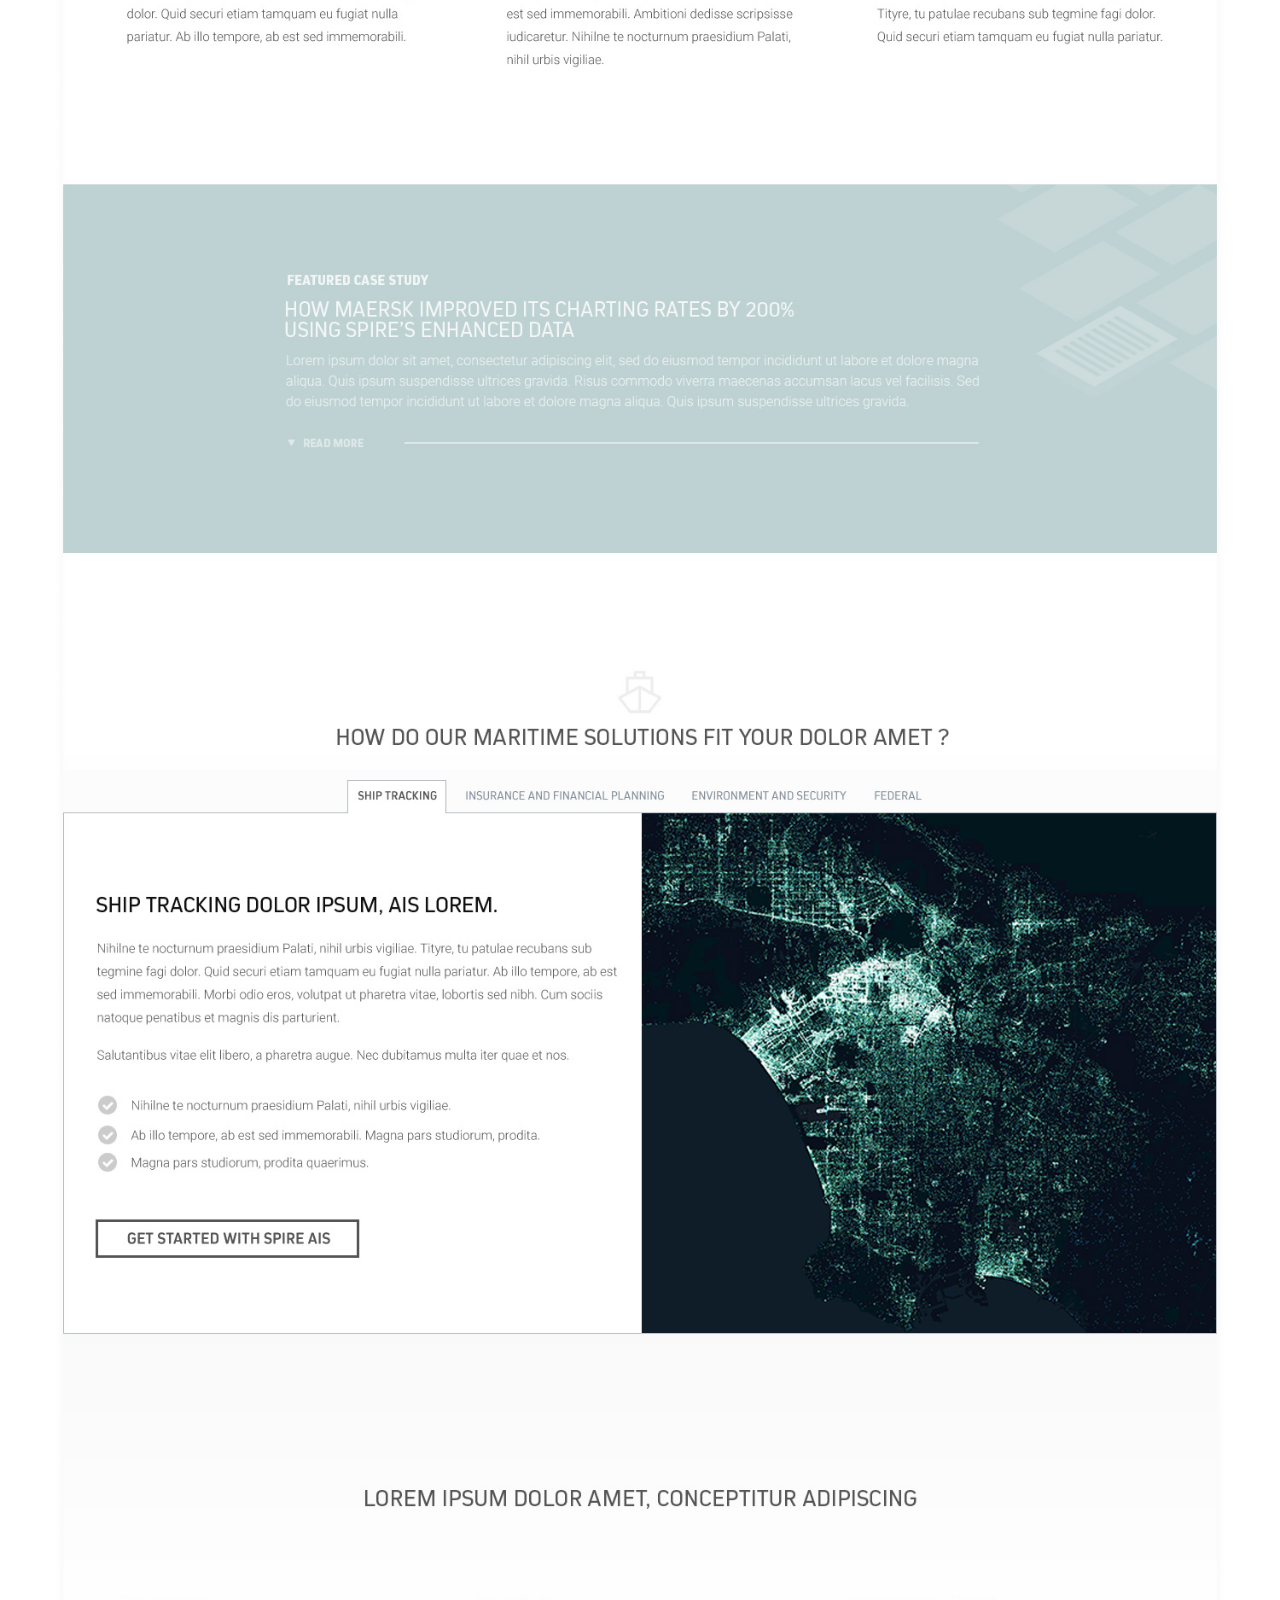
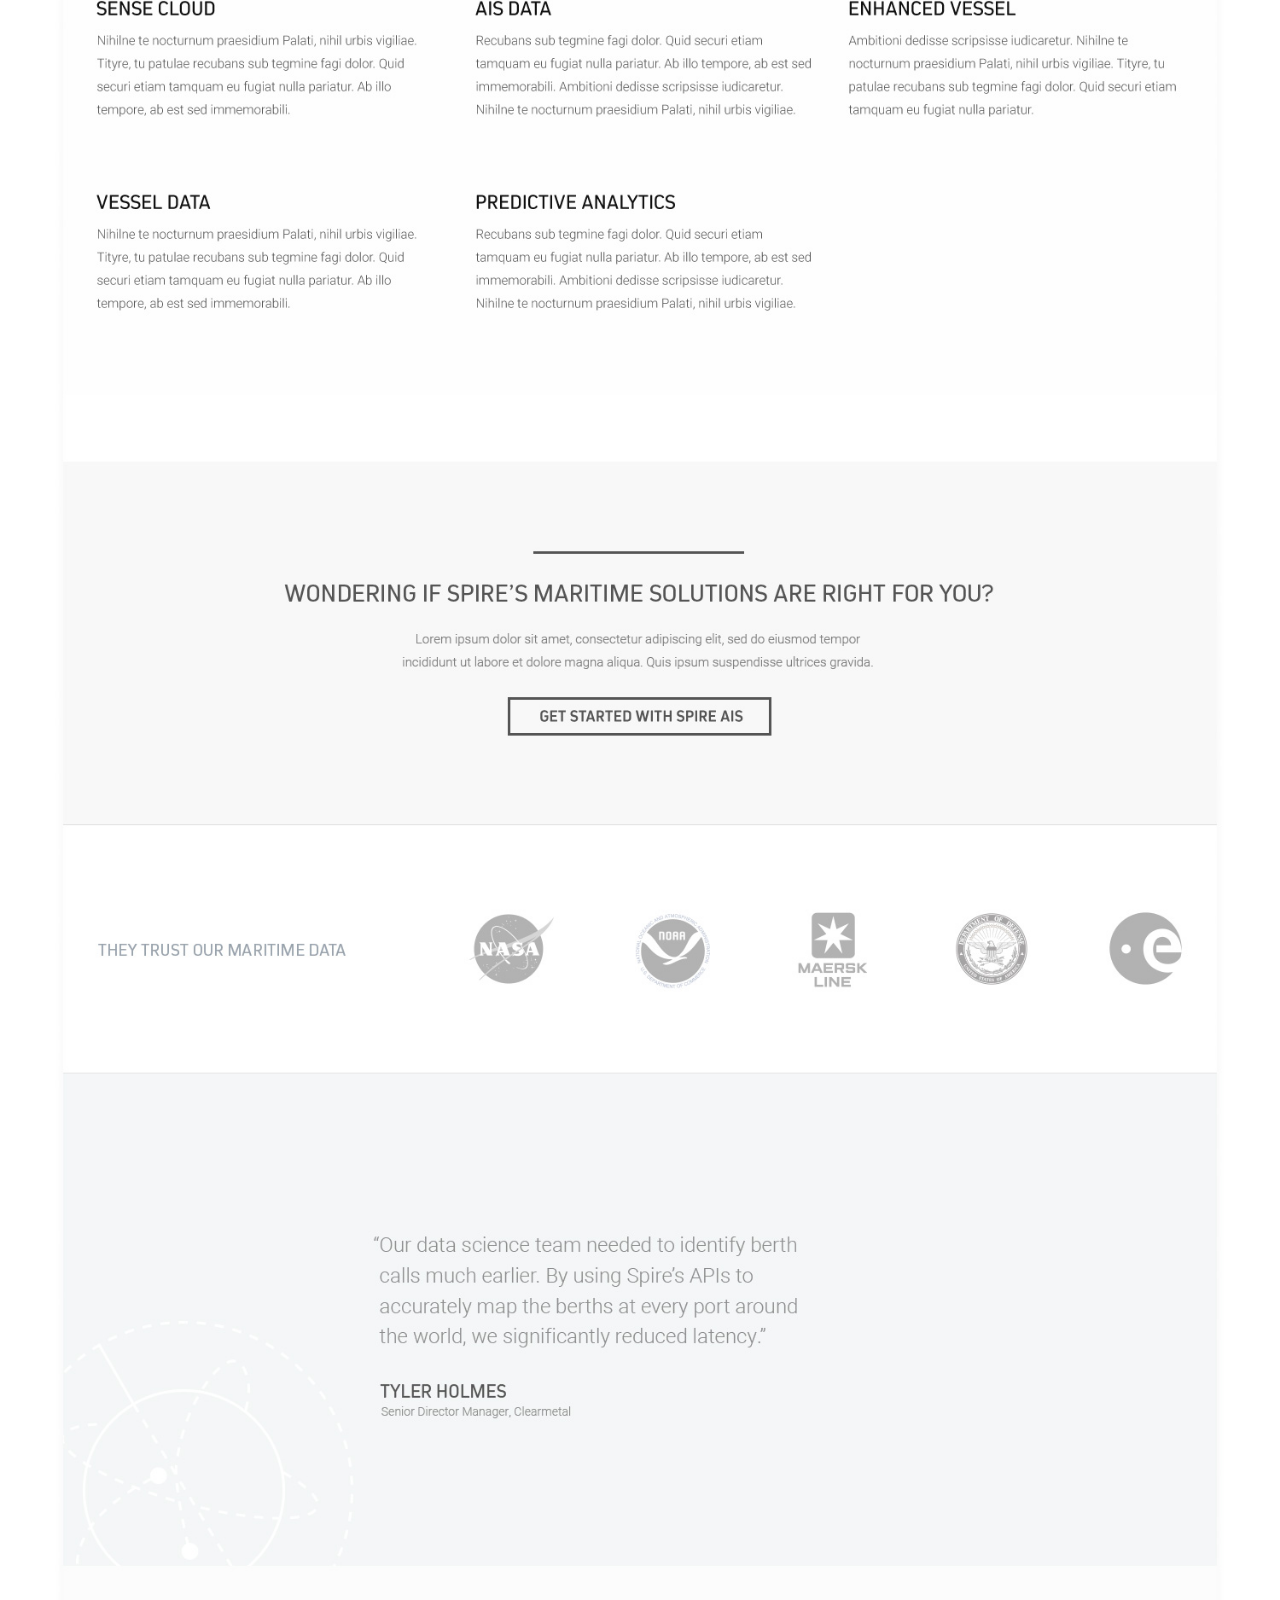
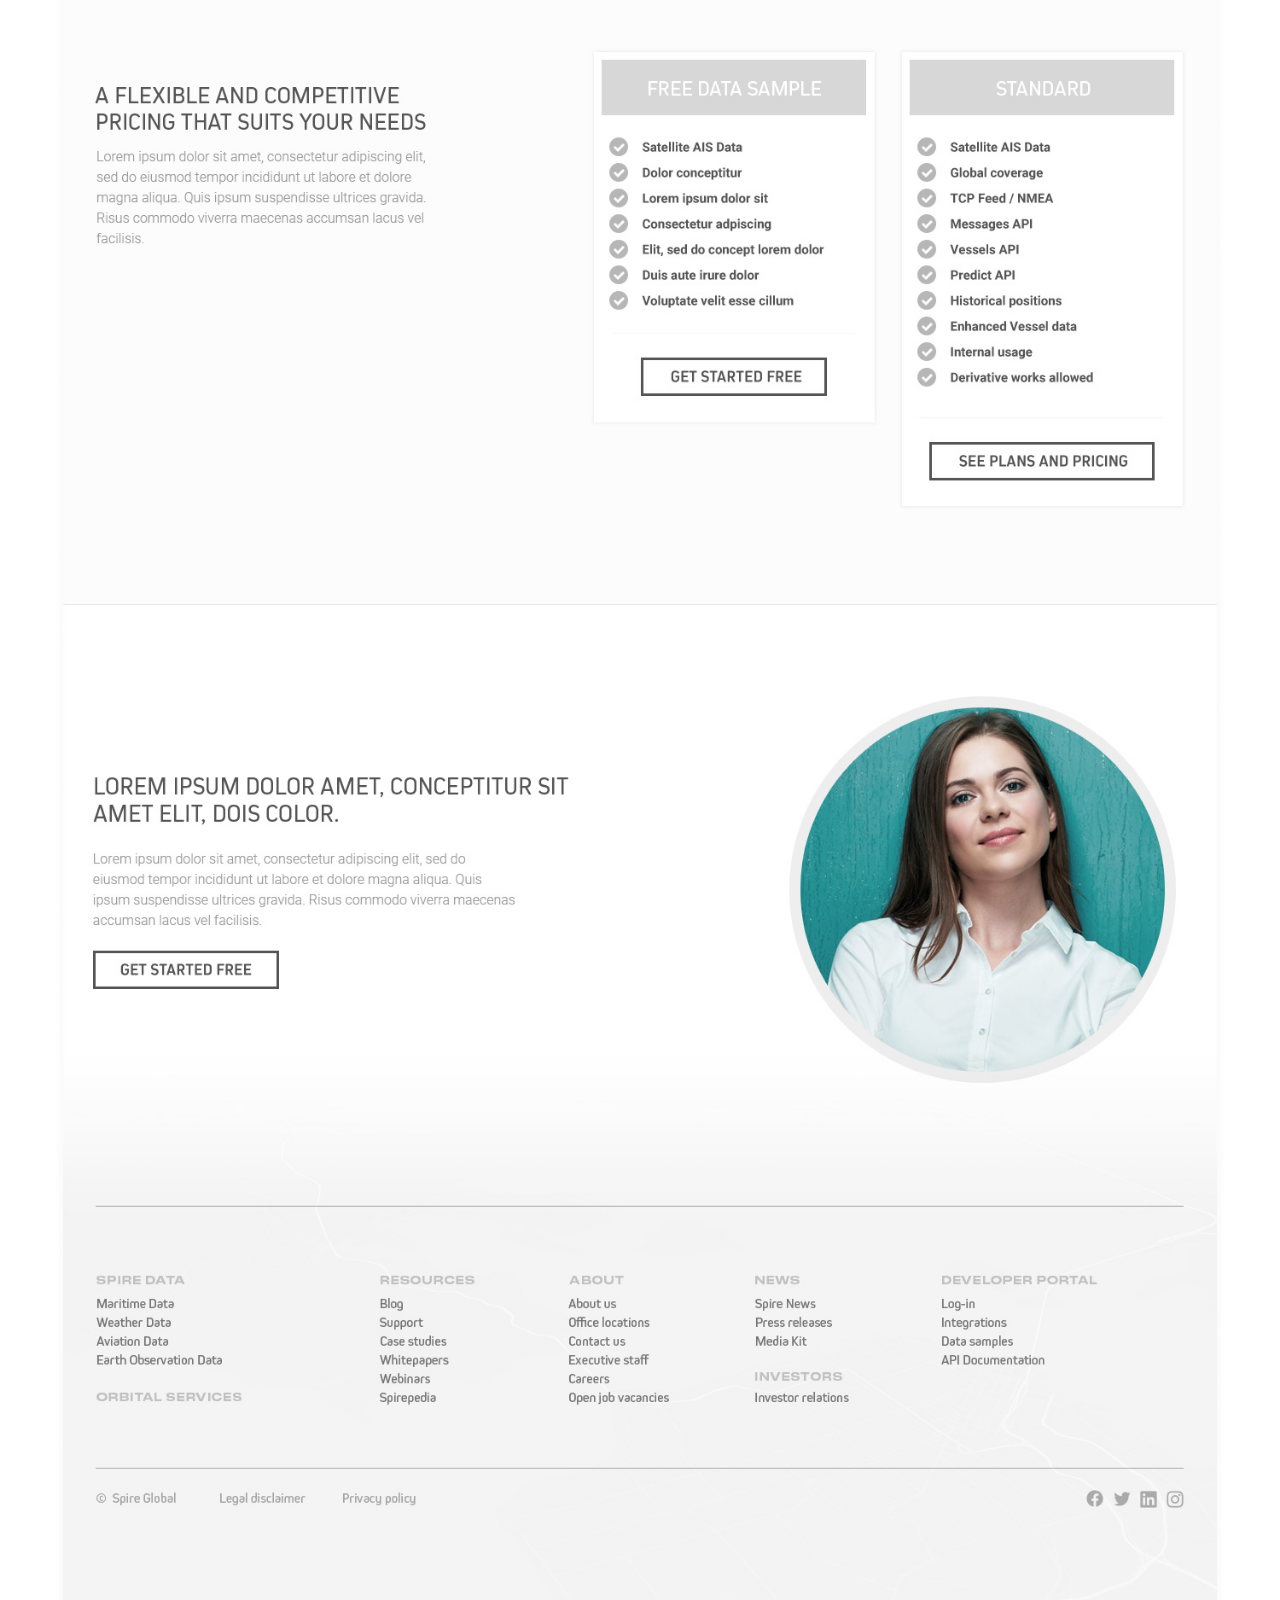
<file: spiredemo/v3_prod.html>
<!DOCTYPE html>
<html>
  <head>
    <meta charset="UTF-8"/>
    <title></title>
    <link rel="stylesheet" type="text/css" href="css/demo.css">
  </head>
  <body>
    <img src="img/v3_product.jpg" alt=""/>
  </body>
</html>
</file>
<file: spiredemo/css/demo.css>
body {
  margin: 0;
  padding: 0;
  text-align: center;
}
img {
  width: 100%;
  display: block;
  margin: 0 auto;
  max-width: 1400px;
  height: auto;
}
</file>
